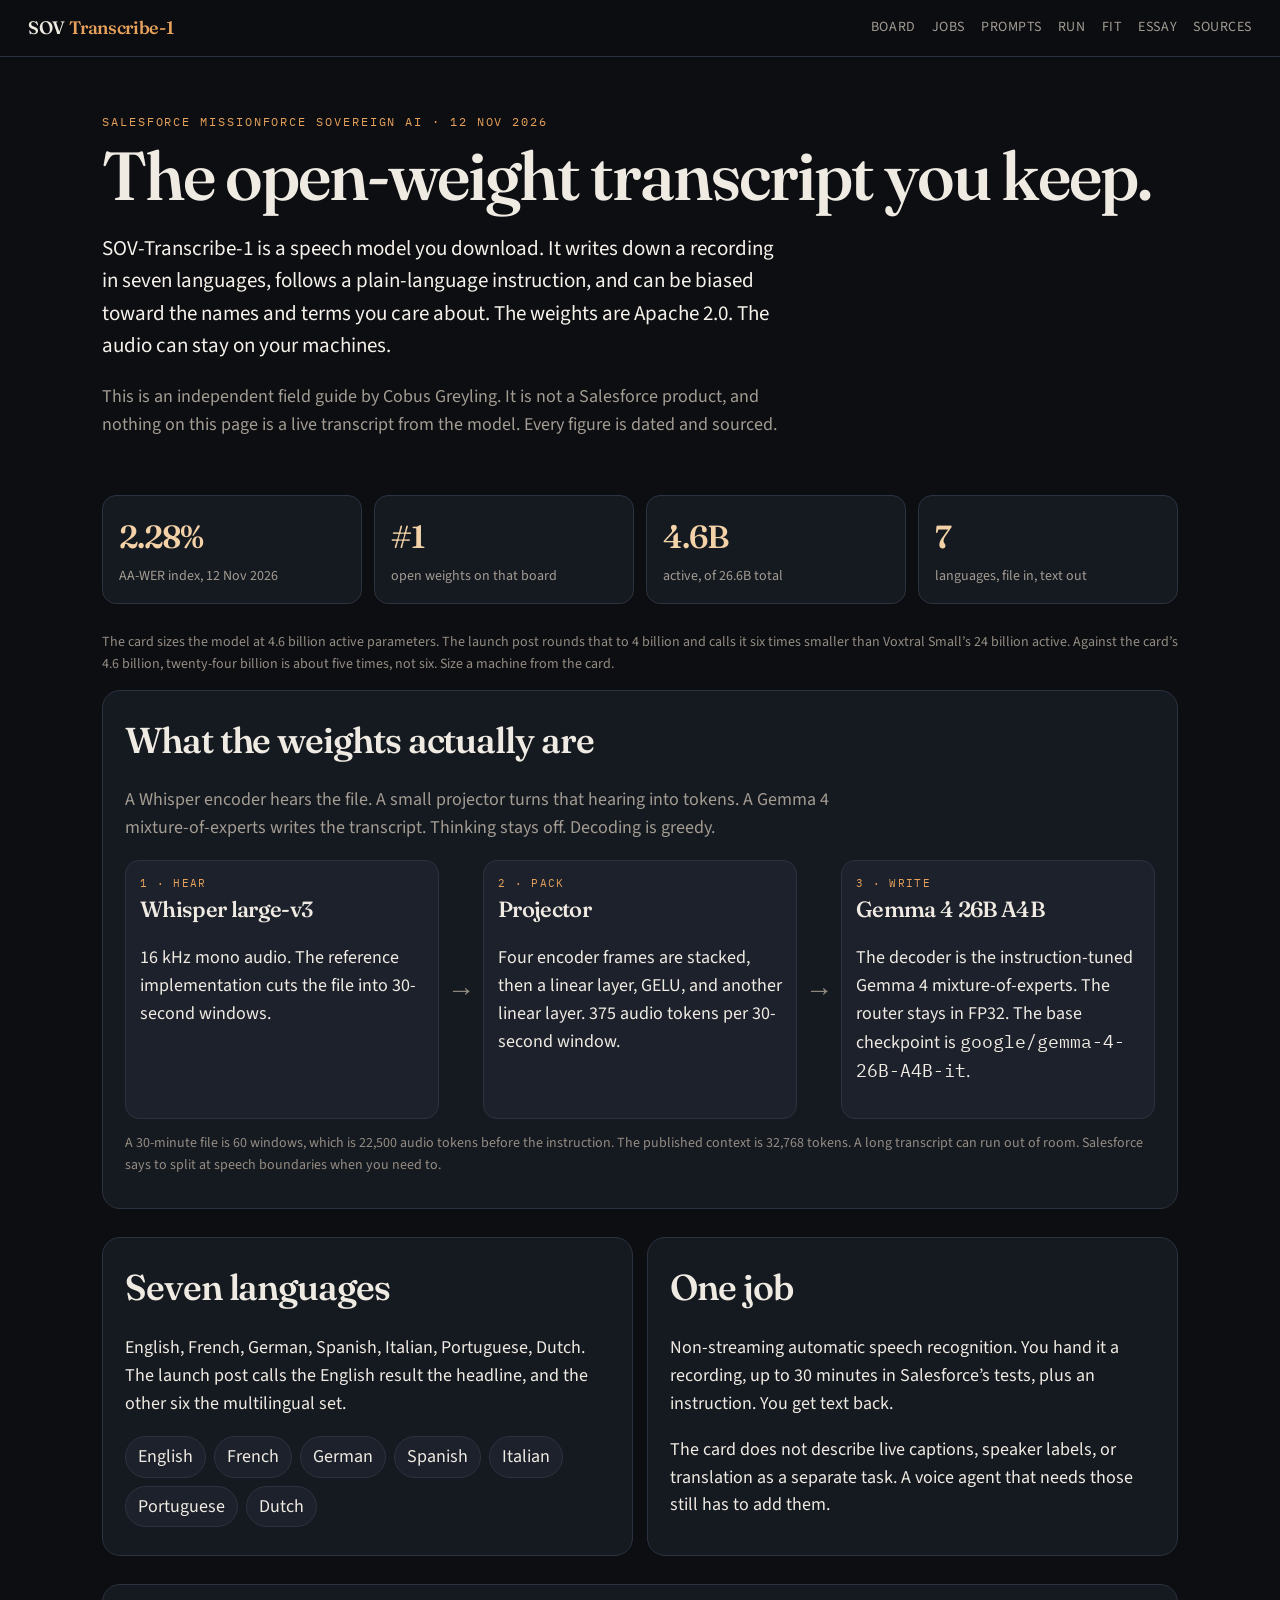
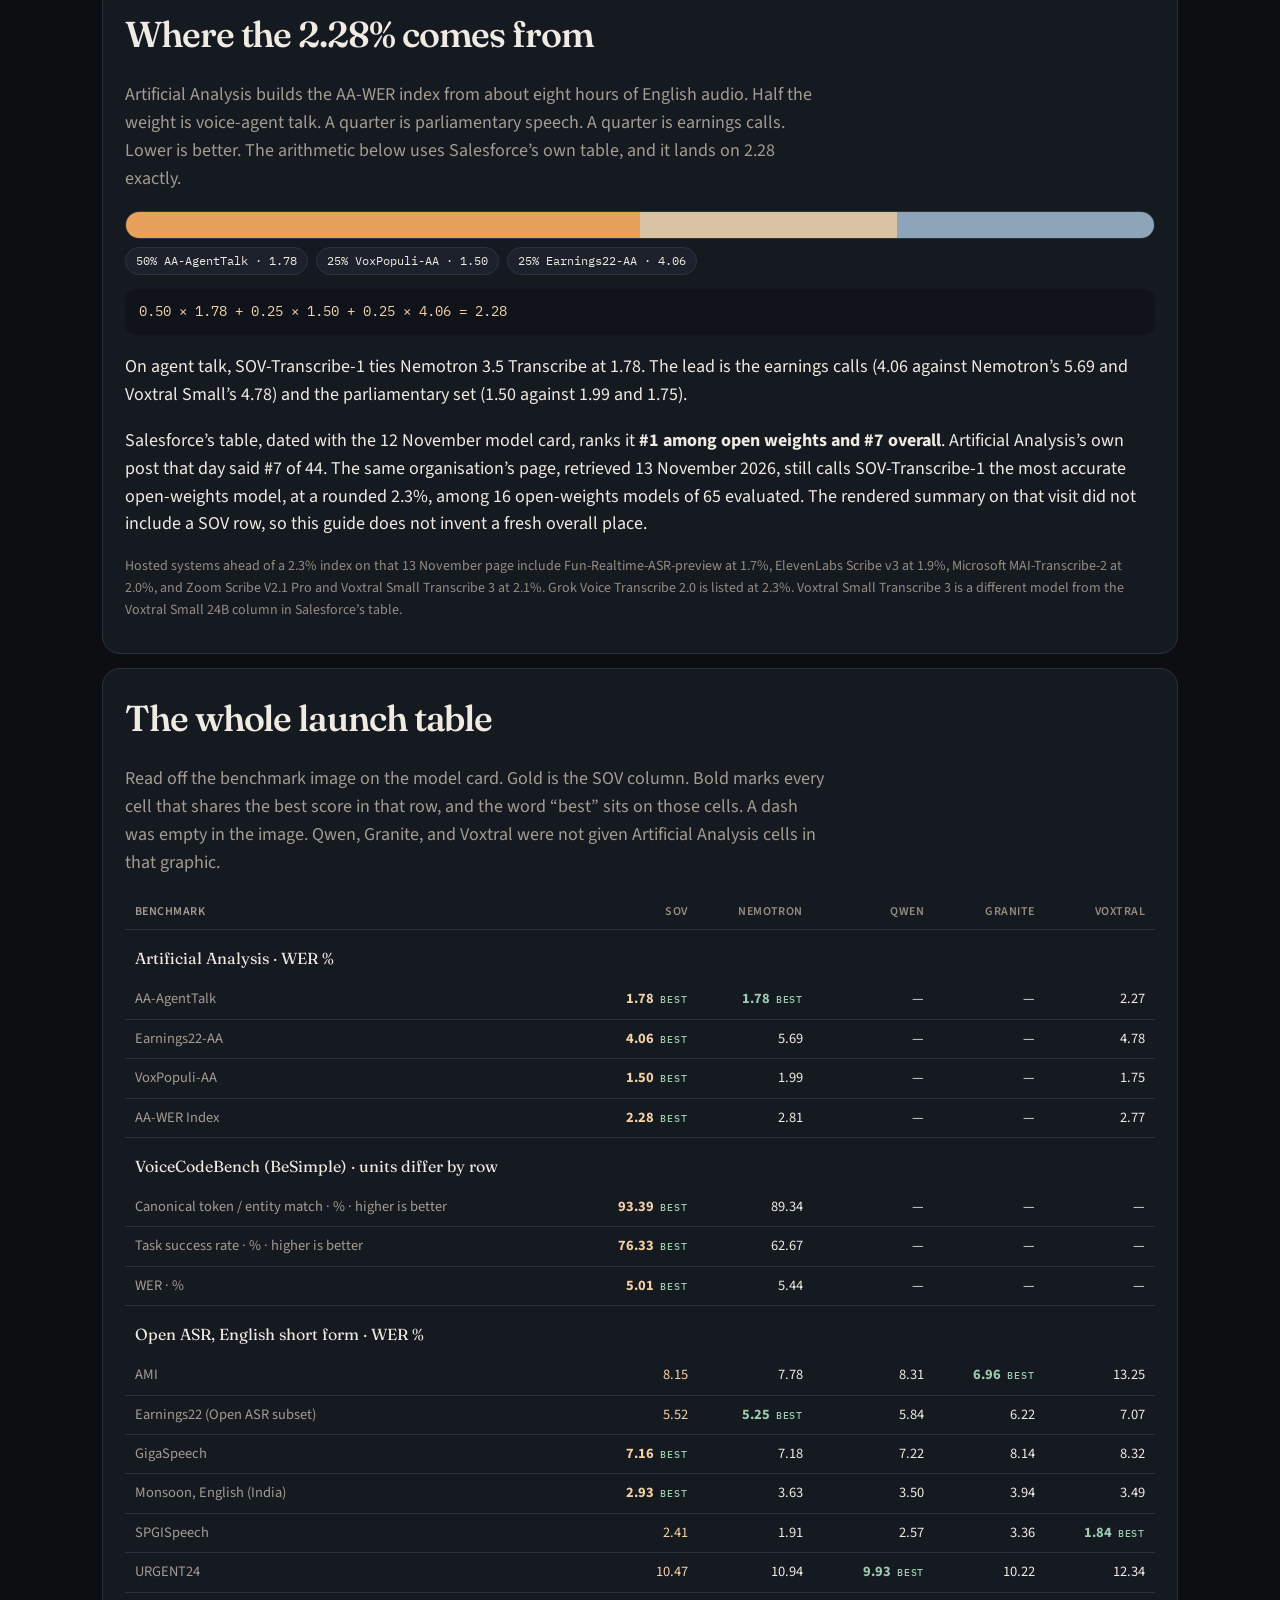
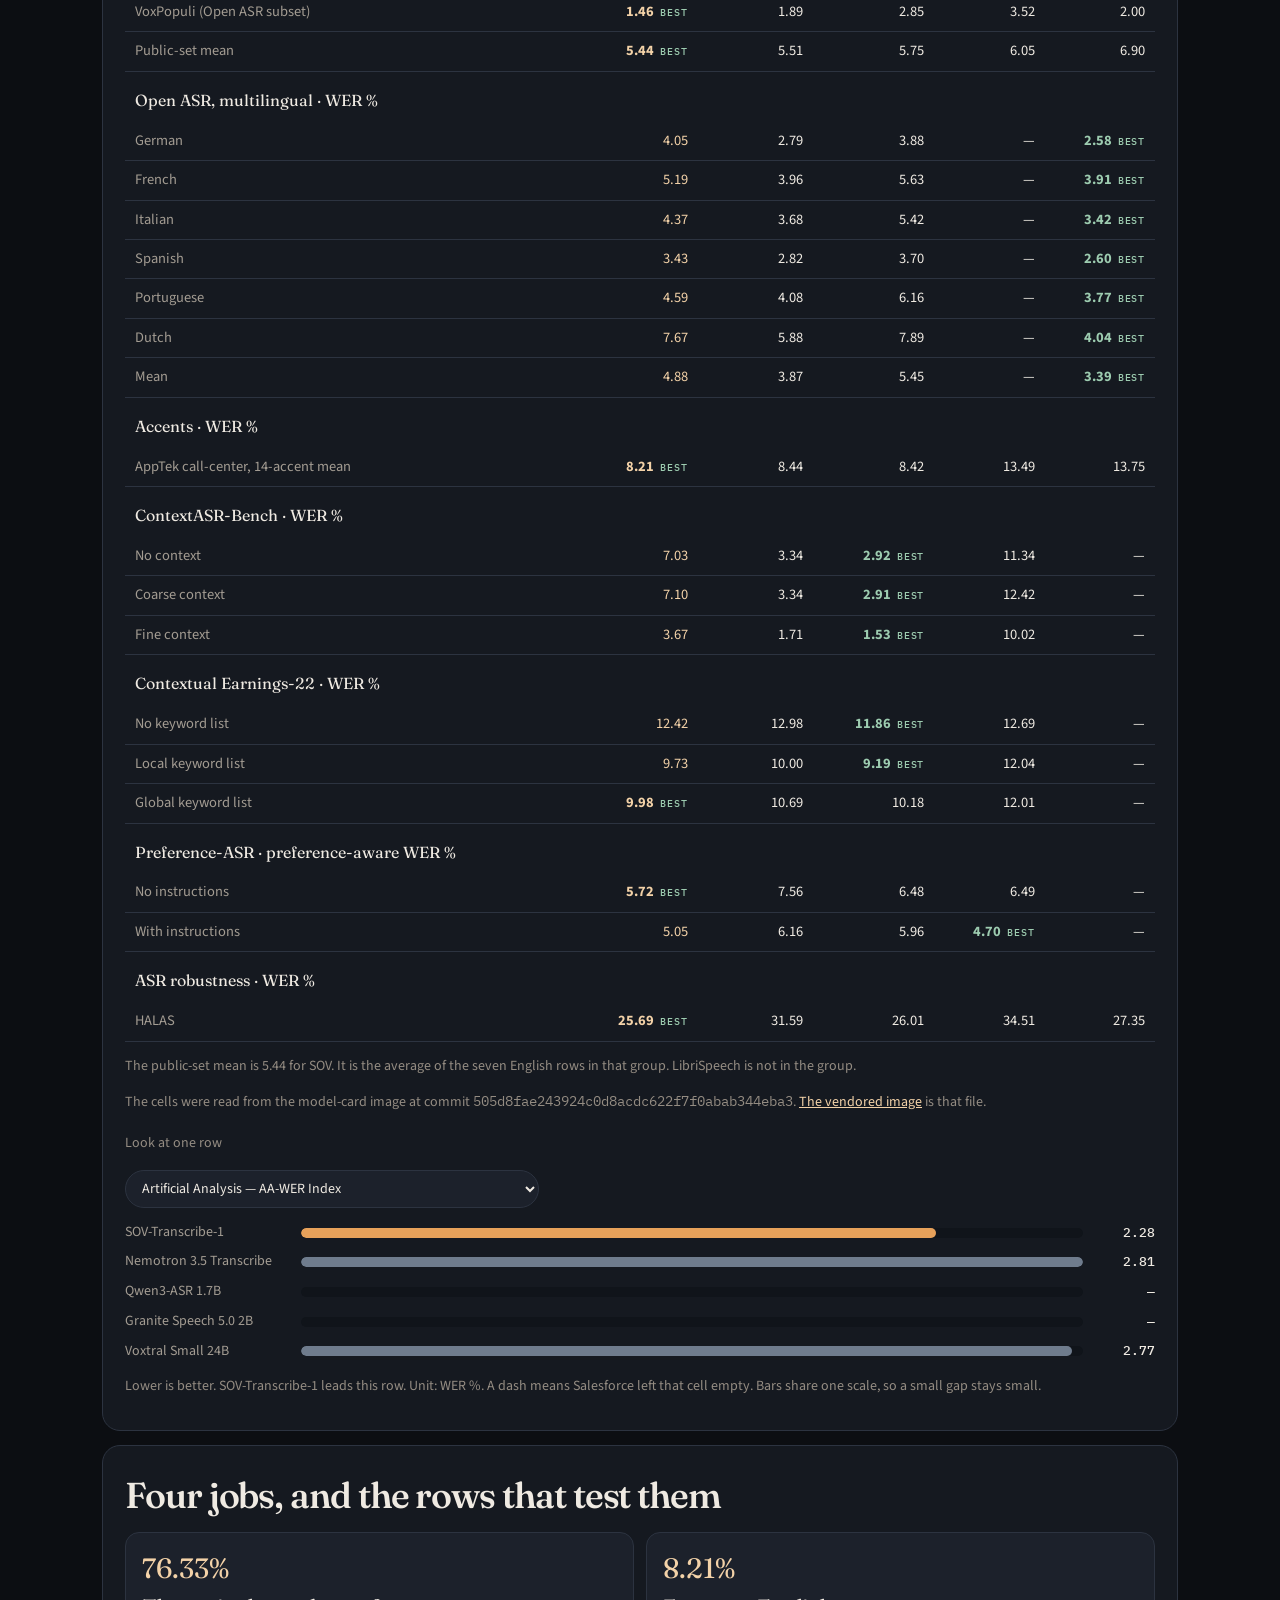
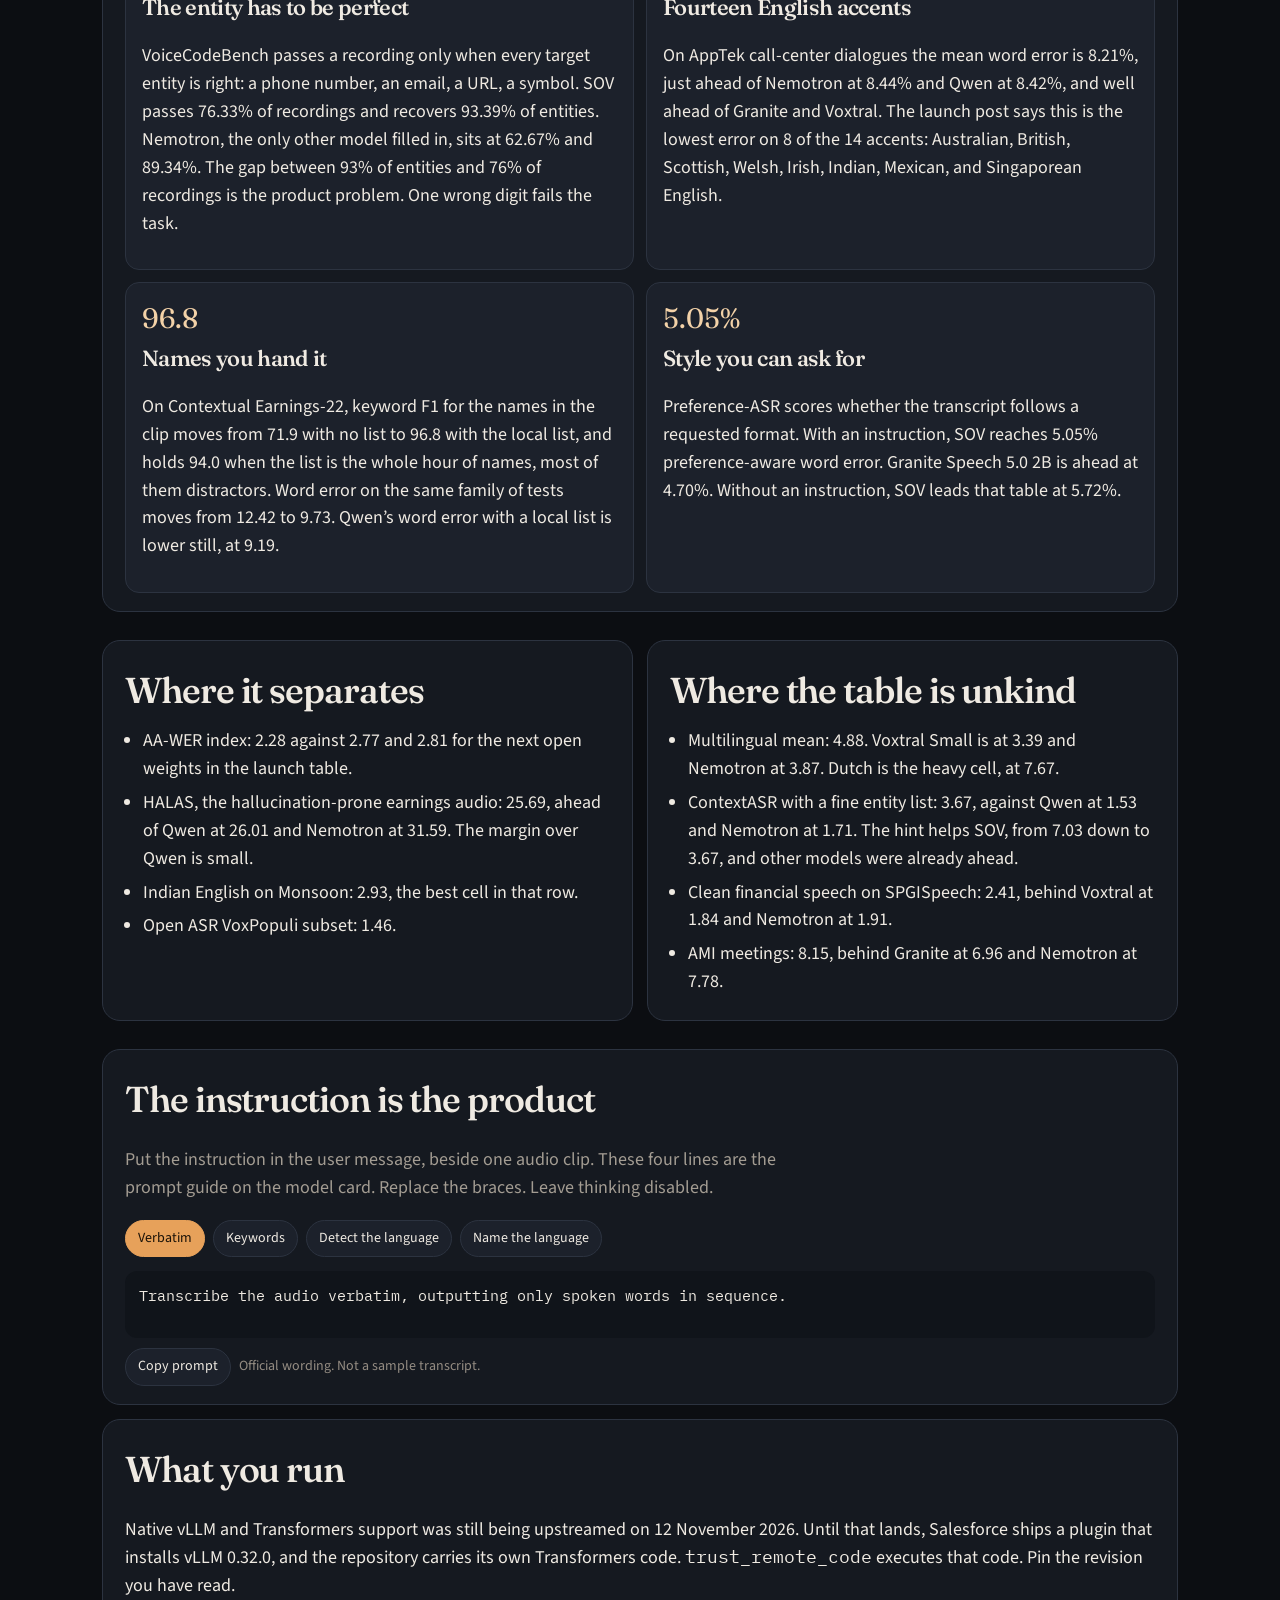
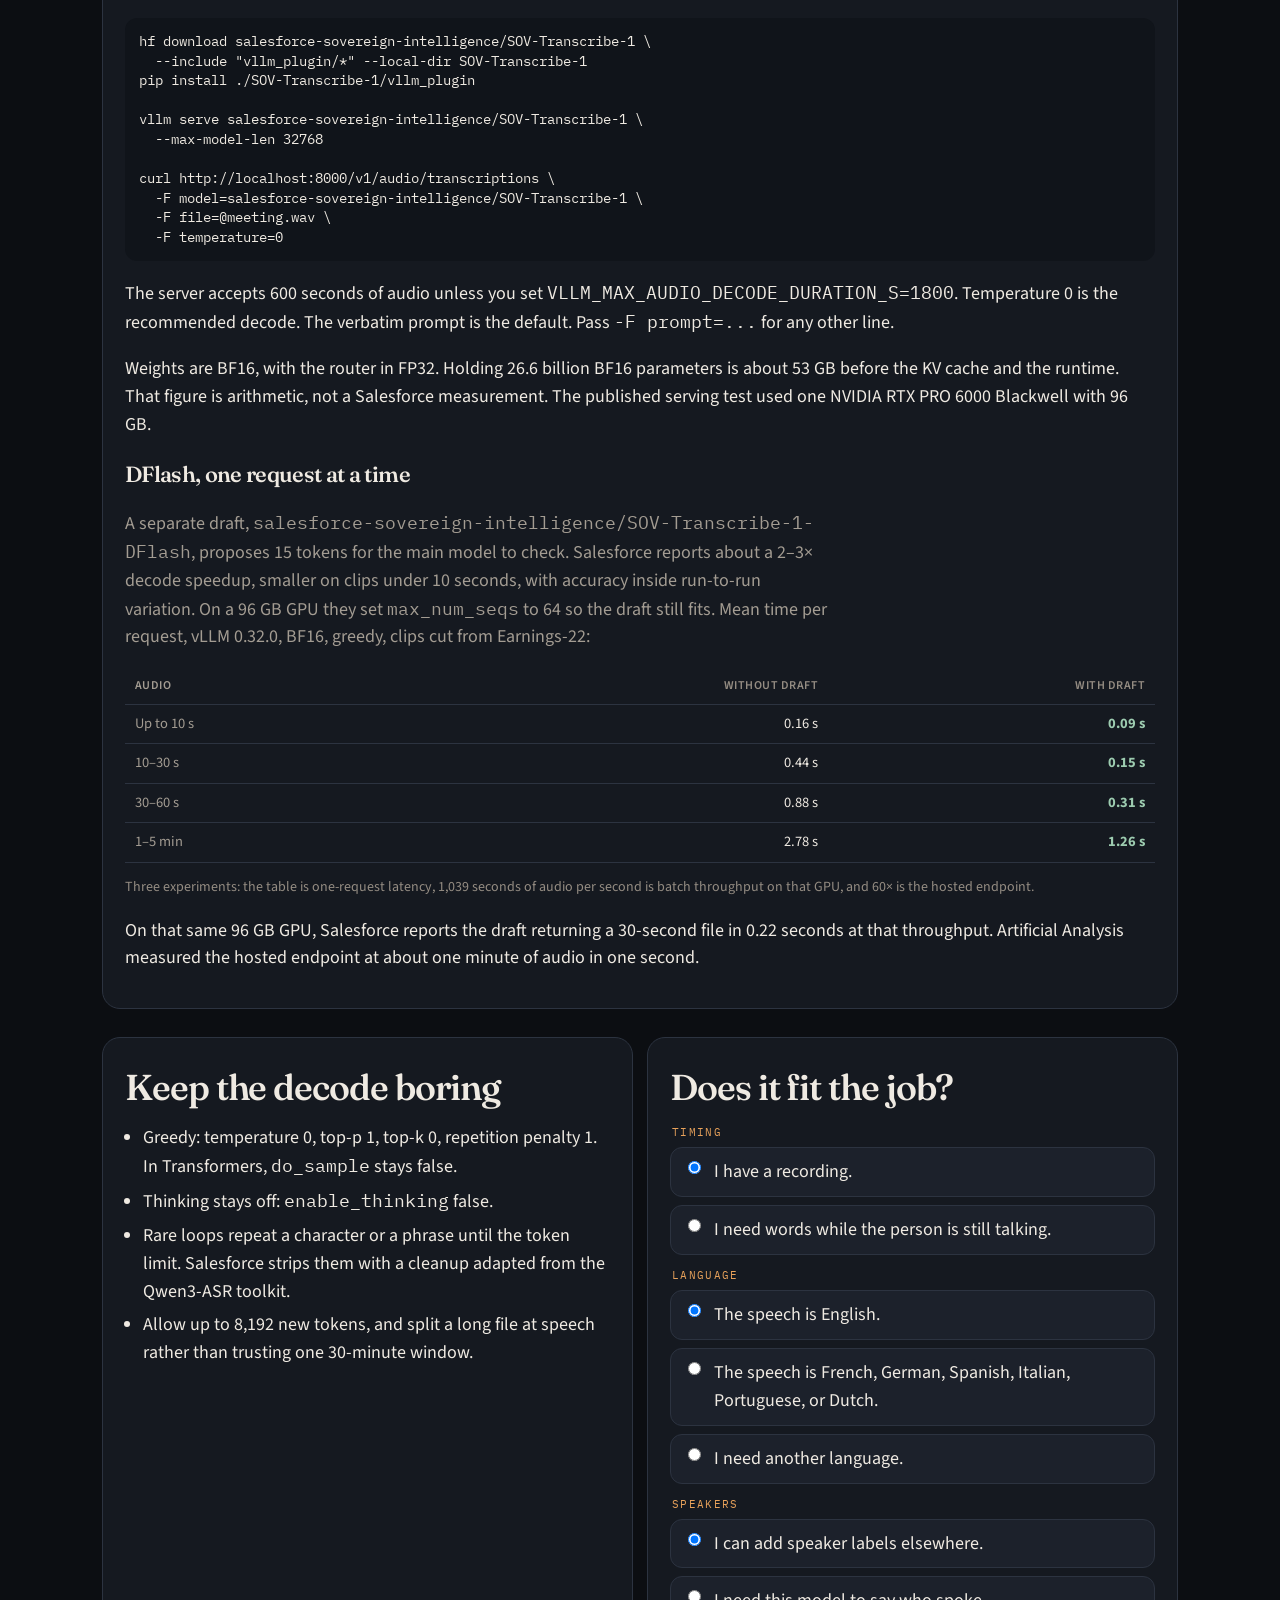
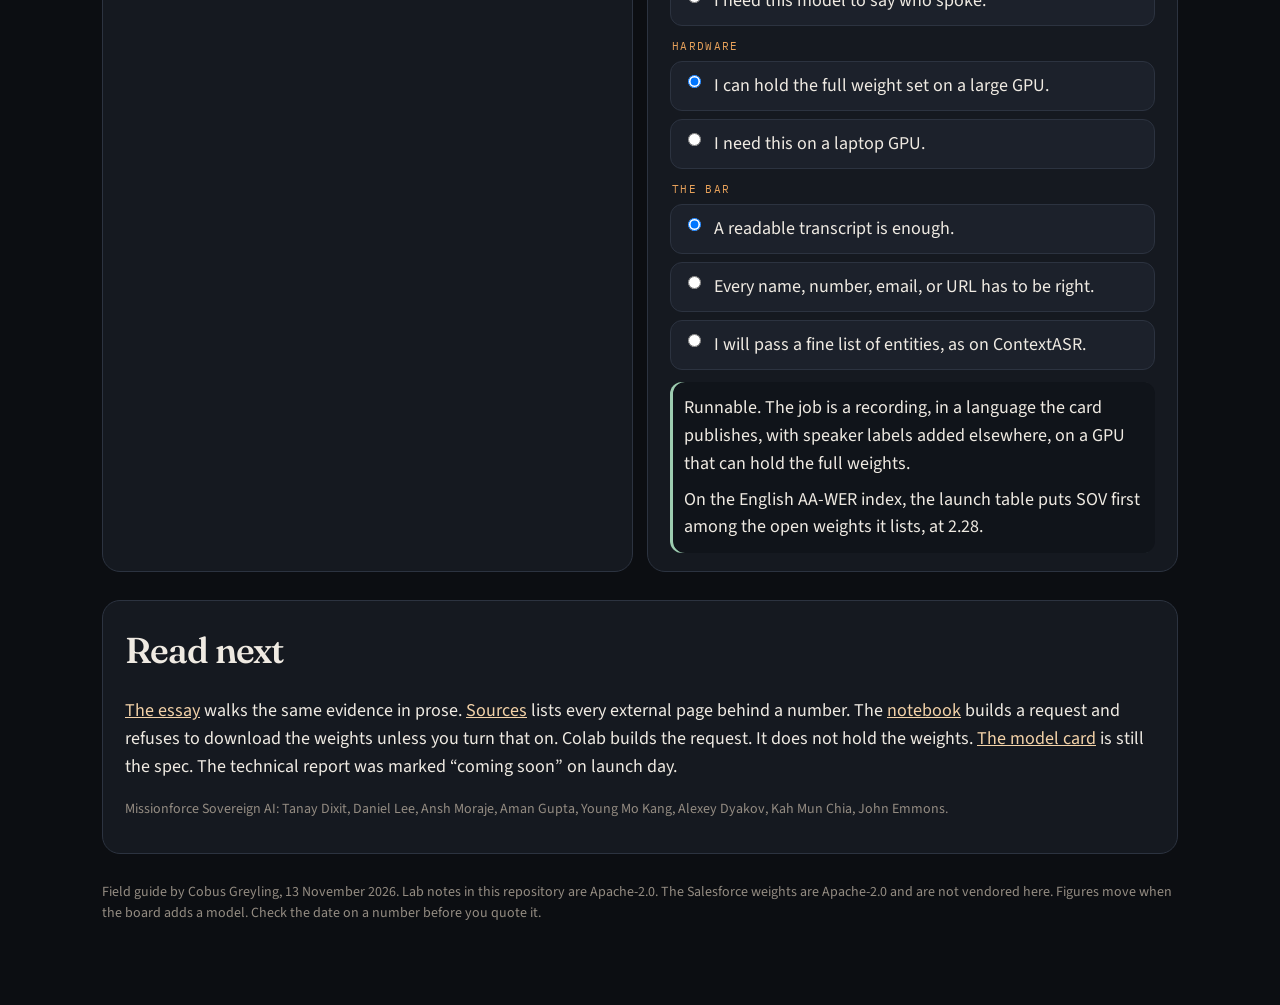
<file: index.html>
<!DOCTYPE html>
<html lang="en">
<head>
  <meta charset="utf-8" />
  <meta name="viewport" content="width=device-width, initial-scale=1" />
  <title>SOV-Transcribe-1 — a field guide</title>
  <meta name="description" content="Independent field guide to Salesforce SOV-Transcribe-1. Architecture, the 12 November 2026 benchmark table, prompts, and what it takes to run the weights." />
  <meta property="og:title" content="SOV-Transcribe-1 — a field guide" />
  <meta property="og:description" content="The open-weight transcript you keep. 2.28% AA-WER, where that lead comes from, and where the table is unkind." />
  <meta property="og:type" content="website" />
  <meta property="og:url" content="https://cobusgreyling.github.io/sov-transcribe-1/" />
  <meta property="og:image" content="https://cobusgreyling.github.io/sov-transcribe-1/assets/og.png" />
  <meta property="og:image:width" content="1200" />
  <meta property="og:image:height" content="630" />
  <meta name="twitter:card" content="summary_large_image" />
  <meta name="twitter:image" content="https://cobusgreyling.github.io/sov-transcribe-1/assets/og.png" />
  <link rel="icon" href="assets/favicon.svg" type="image/svg+xml" />
  <link rel="preconnect" href="https://fonts.googleapis.com" />
  <link rel="preconnect" href="https://fonts.gstatic.com" crossorigin />
  <link href="https://fonts.googleapis.com/css2?family=Fraunces:opsz,wght@9..144,500;9..144,560&family=IBM+Plex+Mono:wght@400;500&family=Source+Sans+3:wght@400;600&display=swap" rel="stylesheet" />
  <link rel="stylesheet" href="styles.css" />
</head>
<body>
  <nav class="nav">
    <a class="brand" href="#top">SOV <span>Transcribe-1</span></a>
    <div class="nav-links">
      <a href="#board">Board</a>
      <a href="#jobs">Jobs</a>
      <a href="#prompts">Prompts</a>
      <a href="#run">Run</a>
      <a href="#fit">Fit</a>
      <a href="essay.html">Essay</a>
      <a href="sources.html">Sources</a>
    </div>
  </nav>

  <main class="wrap" id="top">
    <header class="hero">
      <p class="eyebrow">Salesforce Missionforce Sovereign AI · 12 Nov 2026</p>
      <h1>The open-weight transcript you keep.</h1>
      <p class="lede">SOV-Transcribe-1 is a speech model you download. It writes down a recording in seven languages, follows a plain-language instruction, and can be biased toward the names and terms you care about. The weights are Apache 2.0. The audio can stay on your machines.</p>
      <p class="sub">This is an independent field guide by Cobus Greyling. It is not a Salesforce product, and nothing on this page is a live transcript from the model. Every figure is dated and sourced.</p>
    </header>

    <section class="stats" aria-label="Snapshot">
      <div class="stat"><b>2.28%</b><span>AA-WER index, 12 Nov 2026</span></div>
      <div class="stat"><b>#1</b><span>open weights on that board</span></div>
      <div class="stat"><b>4.6B</b><span>active, of 26.6B total</span></div>
      <div class="stat"><b>7</b><span>languages, file in, text out</span></div>
    </section>
    <p class="note">The card sizes the model at 4.6 billion active parameters. The launch post rounds that to 4 billion and calls it six times smaller than Voxtral Small’s 24 billion active. Against the card’s 4.6 billion, twenty-four billion is about five times, not six. Size a machine from the card.</p>

    <section class="panel" id="model">
      <h2>What the weights actually are</h2>
      <p class="sub">A Whisper encoder hears the file. A small projector turns that hearing into tokens. A Gemma 4 mixture-of-experts writes the transcript. Thinking stays off. Decoding is greedy.</p>
      <div class="arch">
        <article class="stage">
          <div class="k">1 · Hear</div>
          <h3>Whisper large-v3</h3>
          <p>16 kHz mono audio. The reference implementation cuts the file into 30-second windows.</p>
        </article>
        <div class="arrow" aria-hidden="true">→</div>
        <article class="stage">
          <div class="k">2 · Pack</div>
          <h3>Projector</h3>
          <p>Four encoder frames are stacked, then a linear layer, GELU, and another linear layer. 375 audio tokens per 30-second window.</p>
        </article>
        <div class="arrow" aria-hidden="true">→</div>
        <article class="stage">
          <div class="k">3 · Write</div>
          <h3>Gemma 4 26B A4B</h3>
          <p>The decoder is the instruction-tuned Gemma 4 mixture-of-experts. The router stays in FP32. The base checkpoint is <code>google/gemma-4-26B-A4B-it</code>.</p>
        </article>
      </div>
      <p class="note">A 30-minute file is 60 windows, which is 22,500 audio tokens before the instruction. The published context is 32,768 tokens. A long transcript can run out of room. Salesforce says to split at speech boundaries when you need to.</p>
    </section>

    <section class="grid-2">
      <article class="panel">
        <h2>Seven languages</h2>
        <p>English, French, German, Spanish, Italian, Portuguese, Dutch. The launch post calls the English result the headline, and the other six the multilingual set.</p>
        <div class="langs">
          <span>English</span><span>French</span><span>German</span><span>Spanish</span><span>Italian</span><span>Portuguese</span><span>Dutch</span>
        </div>
      </article>
      <article class="panel">
        <h2>One job</h2>
        <p>Non-streaming automatic speech recognition. You hand it a recording, up to 30 minutes in Salesforce’s tests, plus an instruction. You get text back.</p>
        <p>The card does not describe live captions, speaker labels, or translation as a separate task. A voice agent that needs those still has to add them.</p>
      </article>
    </section>

    <section class="panel" id="board">
      <h2>Where the 2.28% comes from</h2>
      <p class="sub">Artificial Analysis builds the AA-WER index from about eight hours of English audio. Half the weight is voice-agent talk. A quarter is parliamentary speech. A quarter is earnings calls. Lower is better. The arithmetic below uses Salesforce’s own table, and it lands on 2.28 exactly.</p>
      <div class="weight" aria-hidden="true"><i></i><i></i><i></i></div>
      <div class="chips">
        <span class="chip">50% AA-AgentTalk · 1.78</span>
        <span class="chip">25% VoxPopuli-AA · 1.50</span>
        <span class="chip">25% Earnings22-AA · 4.06</span>
      </div>
      <p class="math">0.50 × 1.78 + 0.25 × 1.50 + 0.25 × 4.06 = 2.28</p>
      <p>On agent talk, SOV-Transcribe-1 ties Nemotron 3.5 Transcribe at 1.78. The lead is the earnings calls (4.06 against Nemotron’s 5.69 and Voxtral Small’s 4.78) and the parliamentary set (1.50 against 1.99 and 1.75).</p>
      <p>Salesforce’s table, dated with the 12 November model card, ranks it <strong>#1 among open weights and #7 overall</strong>. Artificial Analysis’s own post that day said #7 of 44. The same organisation’s page, retrieved 13 November 2026, still calls SOV-Transcribe-1 the most accurate open-weights model, at a rounded 2.3%, among 16 open-weights models of 65 evaluated. The rendered summary on that visit did not include a SOV row, so this guide does not invent a fresh overall place.</p>
      <p class="note">Hosted systems ahead of a 2.3% index on that 13 November page include Fun-Realtime-ASR-preview at 1.7%, ElevenLabs Scribe v3 at 1.9%, Microsoft MAI-Transcribe-2 at 2.0%, and Zoom Scribe V2.1 Pro and Voxtral Small Transcribe 3 at 2.1%. Grok Voice Transcribe 2.0 is listed at 2.3%. Voxtral Small Transcribe 3 is a different model from the Voxtral Small 24B column in Salesforce’s table.</p>
    </section>

    <section class="panel">
      <h2>The whole launch table</h2>
      <p class="sub">Read off the benchmark image on the model card. Gold is the SOV column. Bold marks every cell that shares the best score in that row, and the word “best” sits on those cells. A dash was empty in the image. Qwen, Granite, and Voxtral were not given Artificial Analysis cells in that graphic.</p>
      <div class="table-wrap">
        <table id="table"></table>
      </div>
      <p class="note">The public-set mean is 5.44 for SOV. It is the average of the seven English rows in that group. LibriSpeech is not in the group.</p>
      <p class="note">The cells were read from the model-card image at commit <code>505d8fae243924c0d8acdc622f7f0abab344eba3</code>. <a href="assets/benchmark-table.png">The vendored image</a> is that file.</p>
      <label class="note" for="row-select">Look at one row</label>
      <div class="toolbar">
        <select id="row-select" aria-label="Benchmark row"></select>
      </div>
      <div class="bars" id="chart"></div>
      <p class="note" id="chart-note"></p>
    </section>

    <section class="panel" id="jobs">
      <h2>Four jobs, and the rows that test them</h2>
      <div class="jobs">
        <article class="job">
          <div class="num">76.33%</div>
          <h3>The entity has to be perfect</h3>
          <p>VoiceCodeBench passes a recording only when every target entity is right: a phone number, an email, a URL, a symbol. SOV passes 76.33% of recordings and recovers 93.39% of entities. Nemotron, the only other model filled in, sits at 62.67% and 89.34%. The gap between 93% of entities and 76% of recordings is the product problem. One wrong digit fails the task.</p>
        </article>
        <article class="job">
          <div class="num">8.21%</div>
          <h3>Fourteen English accents</h3>
          <p>On AppTek call-center dialogues the mean word error is 8.21%, just ahead of Nemotron at 8.44% and Qwen at 8.42%, and well ahead of Granite and Voxtral. The launch post says this is the lowest error on 8 of the 14 accents: Australian, British, Scottish, Welsh, Irish, Indian, Mexican, and Singaporean English.</p>
        </article>
        <article class="job">
          <div class="num">96.8</div>
          <h3>Names you hand it</h3>
          <p>On Contextual Earnings-22, keyword F1 for the names in the clip moves from 71.9 with no list to 96.8 with the local list, and holds 94.0 when the list is the whole hour of names, most of them distractors. Word error on the same family of tests moves from 12.42 to 9.73. Qwen’s word error with a local list is lower still, at 9.19.</p>
        </article>
        <article class="job">
          <div class="num">5.05%</div>
          <h3>Style you can ask for</h3>
          <p>Preference-ASR scores whether the transcript follows a requested format. With an instruction, SOV reaches 5.05% preference-aware word error. Granite Speech 5.0 2B is ahead at 4.70%. Without an instruction, SOV leads that table at 5.72%.</p>
        </article>
      </div>
    </section>

    <section class="grid-2">
      <article class="panel">
        <h2>Where it separates</h2>
        <ul>
          <li>AA-WER index: 2.28 against 2.77 and 2.81 for the next open weights in the launch table.</li>
          <li>HALAS, the hallucination-prone earnings audio: 25.69, ahead of Qwen at 26.01 and Nemotron at 31.59. The margin over Qwen is small.</li>
          <li>Indian English on Monsoon: 2.93, the best cell in that row.</li>
          <li>Open ASR VoxPopuli subset: 1.46.</li>
        </ul>
      </article>
      <article class="panel">
        <h2>Where the table is unkind</h2>
        <ul>
          <li>Multilingual mean: 4.88. Voxtral Small is at 3.39 and Nemotron at 3.87. Dutch is the heavy cell, at 7.67.</li>
          <li>ContextASR with a fine entity list: 3.67, against Qwen at 1.53 and Nemotron at 1.71. The hint helps SOV, from 7.03 down to 3.67, and other models were already ahead.</li>
          <li>Clean financial speech on SPGISpeech: 2.41, behind Voxtral at 1.84 and Nemotron at 1.91.</li>
          <li>AMI meetings: 8.15, behind Granite at 6.96 and Nemotron at 7.78.</li>
        </ul>
      </article>
    </section>

    <section class="panel" id="prompts">
      <h2>The instruction is the product</h2>
      <p class="sub">Put the instruction in the user message, beside one audio clip. These four lines are the prompt guide on the model card. Replace the braces. Leave thinking disabled.</p>
      <div class="toolbar" id="prompt-tabs"></div>
      <div class="prompt-box" id="prompt-box"></div>
      <div class="row-actions">
        <button class="copy" id="copy" type="button">Copy prompt</button>
        <span class="note">Official wording. Not a sample transcript.</span>
      </div>
    </section>

    <section class="panel" id="run">
      <h2>What you run</h2>
      <p>Native vLLM and Transformers support was still being upstreamed on 12 November 2026. Until that lands, Salesforce ships a plugin that installs vLLM 0.32.0, and the repository carries its own Transformers code. <code>trust_remote_code</code> executes that code. Pin the revision you have read.</p>
      <pre>hf download salesforce-sovereign-intelligence/SOV-Transcribe-1 \
  --include "vllm_plugin/*" --local-dir SOV-Transcribe-1
pip install ./SOV-Transcribe-1/vllm_plugin

vllm serve salesforce-sovereign-intelligence/SOV-Transcribe-1 \
  --max-model-len 32768

curl http://localhost:8000/v1/audio/transcriptions \
  -F model=salesforce-sovereign-intelligence/SOV-Transcribe-1 \
  -F file=@meeting.wav \
  -F temperature=0</pre>
      <p>The server accepts 600 seconds of audio unless you set <code>VLLM_MAX_AUDIO_DECODE_DURATION_S=1800</code>. Temperature 0 is the recommended decode. The verbatim prompt is the default. Pass <code>-F prompt=...</code> for any other line.</p>
      <p>Weights are BF16, with the router in FP32. Holding 26.6 billion BF16 parameters is about 53 GB before the KV cache and the runtime. That figure is arithmetic, not a Salesforce measurement. The published serving test used one NVIDIA RTX PRO 6000 Blackwell with 96 GB.</p>
      <h3>DFlash, one request at a time</h3>
      <p class="sub">A separate draft, <code>salesforce-sovereign-intelligence/SOV-Transcribe-1-DFlash</code>, proposes 15 tokens for the main model to check. Salesforce reports about a 2–3× decode speedup, smaller on clips under 10 seconds, with accuracy inside run-to-run variation. On a 96 GB GPU they set <code>max_num_seqs</code> to 64 so the draft still fits. Mean time per request, vLLM 0.32.0, BF16, greedy, clips cut from Earnings-22:</p>
      <div class="table-wrap">
        <table>
          <thead>
            <tr><th>Audio</th><th>Without draft</th><th>With draft</th></tr>
          </thead>
          <tbody id="latency"></tbody>
        </table>
      </div>
      <p class="note">Three experiments: the table is one-request latency, 1,039 seconds of audio per second is batch throughput on that GPU, and 60× is the hosted endpoint.</p>
      <p>On that same 96 GB GPU, Salesforce reports the draft returning a 30-second file in 0.22 seconds at that throughput. Artificial Analysis measured the hosted endpoint at about one minute of audio in one second.</p>
    </section>

    <section class="grid-2">
      <article class="panel">
        <h2>Keep the decode boring</h2>
        <ul>
          <li>Greedy: temperature 0, top-p 1, top-k 0, repetition penalty 1. In Transformers, <code>do_sample</code> stays false.</li>
          <li>Thinking stays off: <code>enable_thinking</code> false.</li>
          <li>Rare loops repeat a character or a phrase until the token limit. Salesforce strips them with a cleanup adapted from the Qwen3-ASR toolkit.</li>
          <li>Allow up to 8,192 new tokens, and split a long file at speech rather than trusting one 30-minute window.</li>
        </ul>
      </article>
      <article class="panel" id="fit">
        <h2>Does it fit the job?</h2>
        <form id="fit-form">
          <fieldset class="fit">
            <legend>Timing</legend>
            <label><input type="radio" name="timing" value="file" checked /> I have a recording.</label>
            <label><input type="radio" name="timing" value="live" /> I need words while the person is still talking.</label>
          </fieldset>
          <fieldset class="fit">
            <legend>Language</legend>
            <label><input type="radio" name="lang" value="en" checked /> The speech is English.</label>
            <label><input type="radio" name="lang" value="six" /> The speech is French, German, Spanish, Italian, Portuguese, or Dutch.</label>
            <label><input type="radio" name="lang" value="other" /> I need another language.</label>
          </fieldset>
          <fieldset class="fit">
            <legend>Speakers</legend>
            <label><input type="radio" name="speakers" value="no" checked /> I can add speaker labels elsewhere.</label>
            <label><input type="radio" name="speakers" value="yes" /> I need this model to say who spoke.</label>
          </fieldset>
          <fieldset class="fit">
            <legend>Hardware</legend>
            <label><input type="radio" name="gpu" value="yes" checked /> I can hold the full weight set on a large GPU.</label>
            <label><input type="radio" name="gpu" value="no" /> I need this on a laptop GPU.</label>
          </fieldset>
          <fieldset class="fit">
            <legend>The bar</legend>
            <label><input type="radio" name="job" value="transcript" checked /> A readable transcript is enough.</label>
            <label><input type="radio" name="job" value="entities" /> Every name, number, email, or URL has to be right.</label>
            <label><input type="radio" name="job" value="context" /> I will pass a fine list of entities, as on ContextASR.</label>
          </fieldset>
        </form>
        <div class="verdict" id="verdict"></div>
      </article>
    </section>

    <section class="panel">
      <h2>Read next</h2>
      <p><a href="essay.html">The essay</a> walks the same evidence in prose. <a href="sources.html">Sources</a> lists every external page behind a number. The <a href="notebooks/sov_transcribe_1.ipynb">notebook</a> builds a request and refuses to download the weights unless you turn that on. Colab builds the request. It does not hold the weights. <a href="https://huggingface.co/salesforce-sovereign-intelligence/SOV-Transcribe-1">The model card</a> is still the spec. The technical report was marked “coming soon” on launch day.</p>
      <p class="note">Missionforce Sovereign AI: Tanay Dixit, Daniel Lee, Ansh Moraje, Aman Gupta, Young Mo Kang, Alexey Dyakov, Kah Mun Chia, John Emmons.</p>
    </section>

    <footer>
      Field guide by Cobus Greyling, 13 November 2026. Lab notes in this repository are Apache-2.0. The Salesforce weights are Apache-2.0 and are not vendored here. Figures move when the board adds a model. Check the date on a number before you quote it.
    </footer>
  </main>
  <script src="benchmarks.js"></script>
  <script src="app.js"></script>
</body>
</html>
</file>
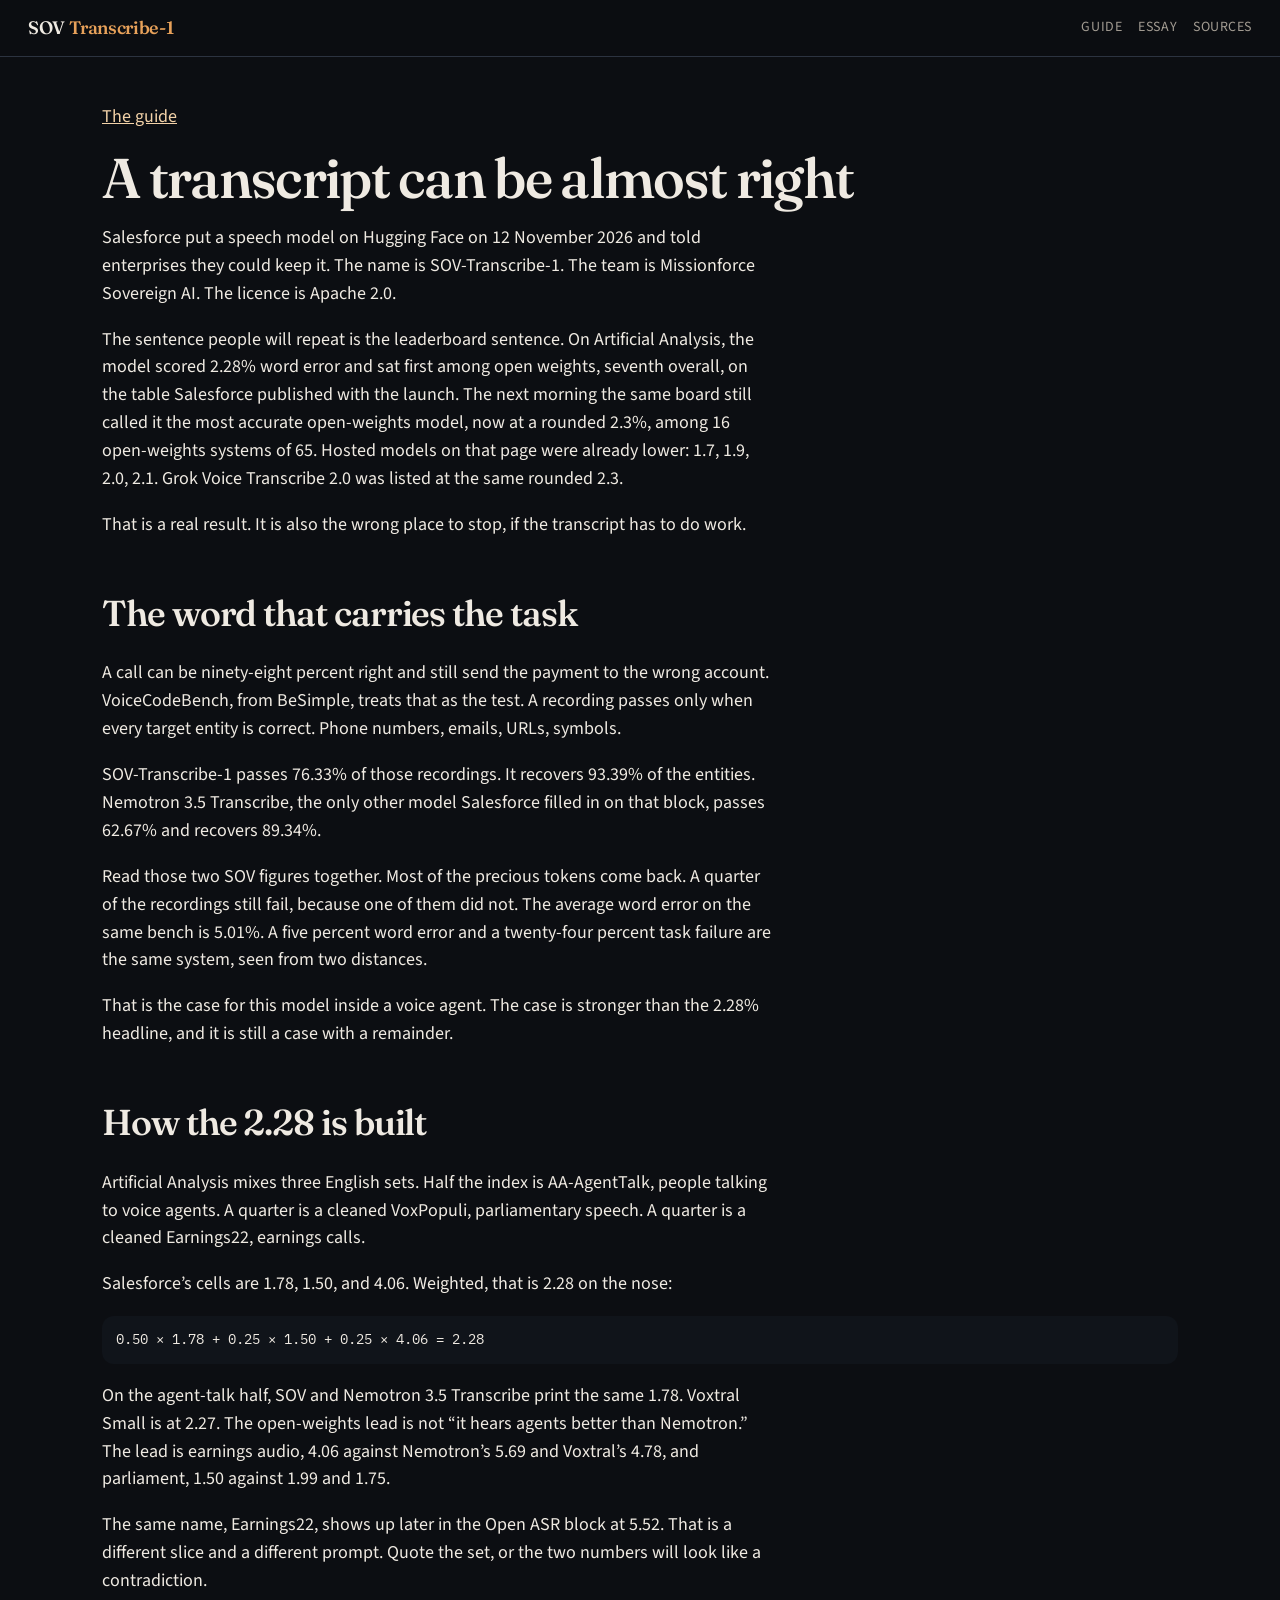
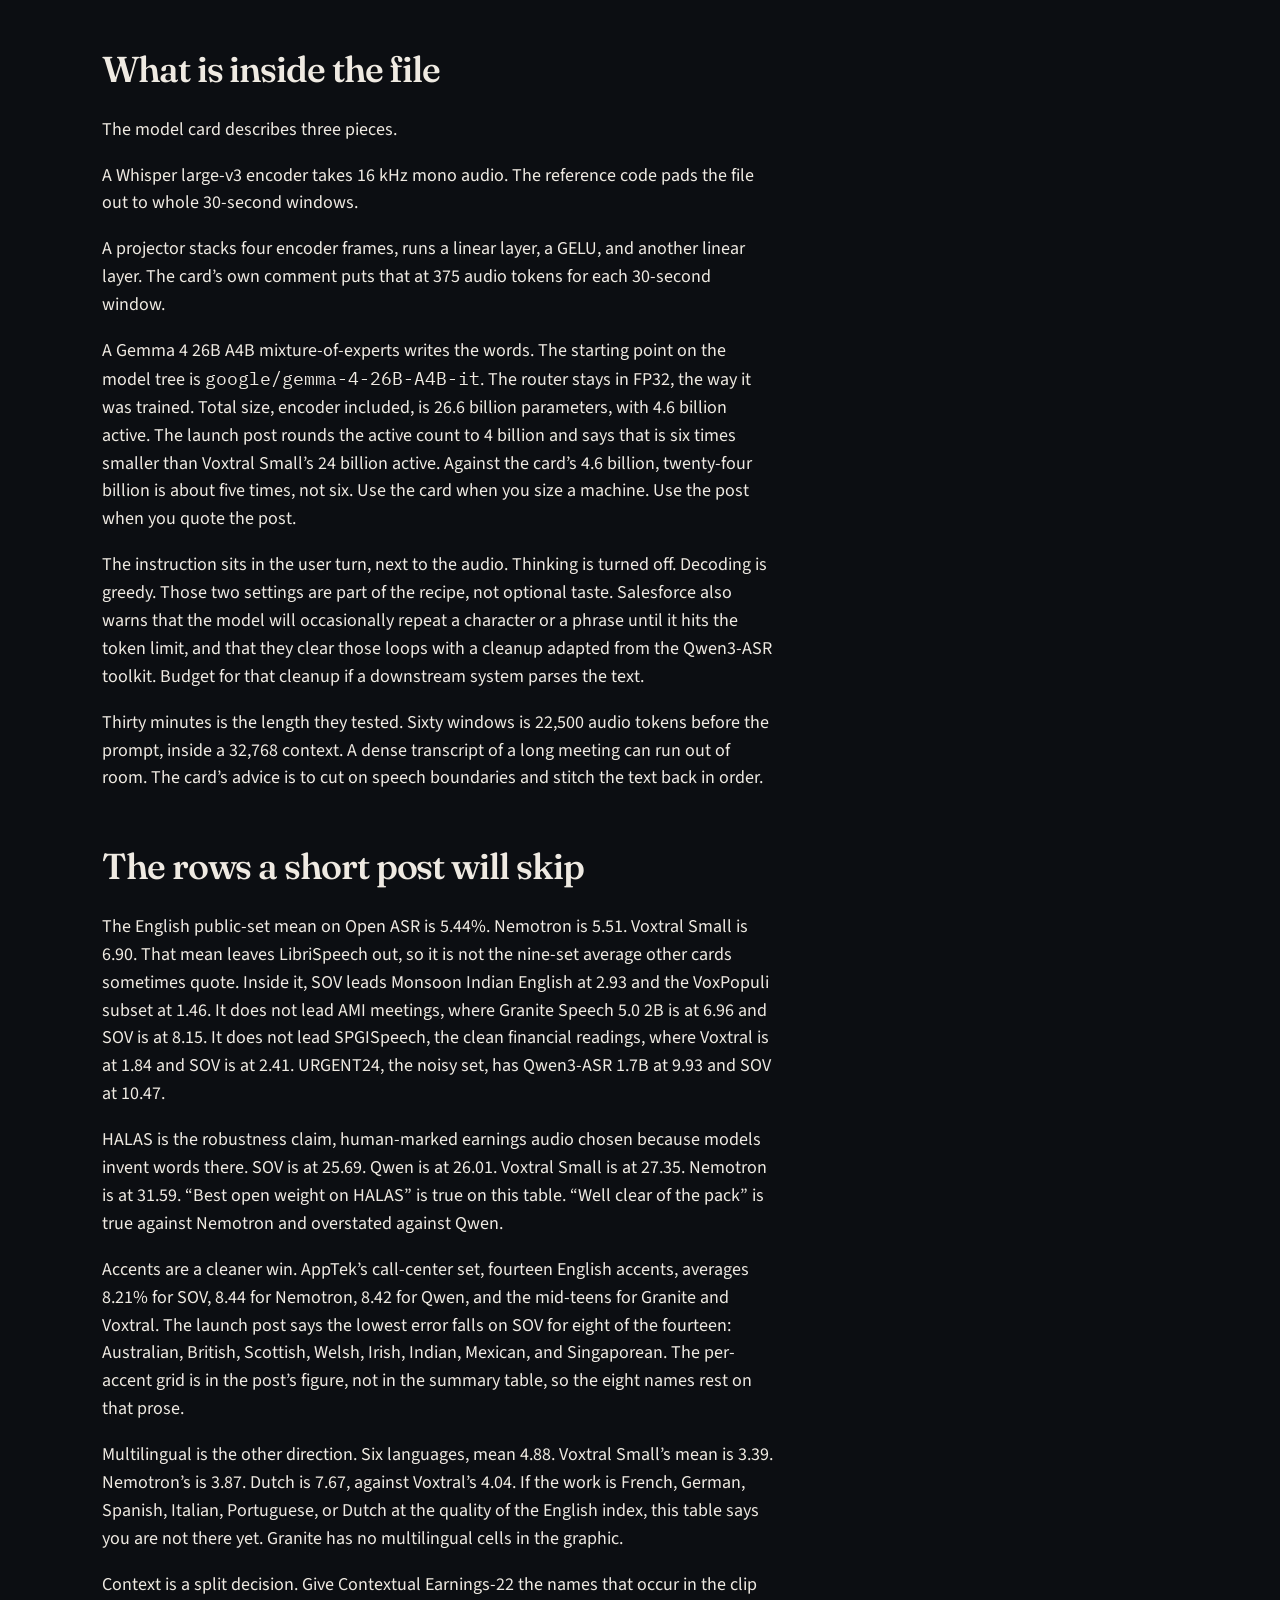
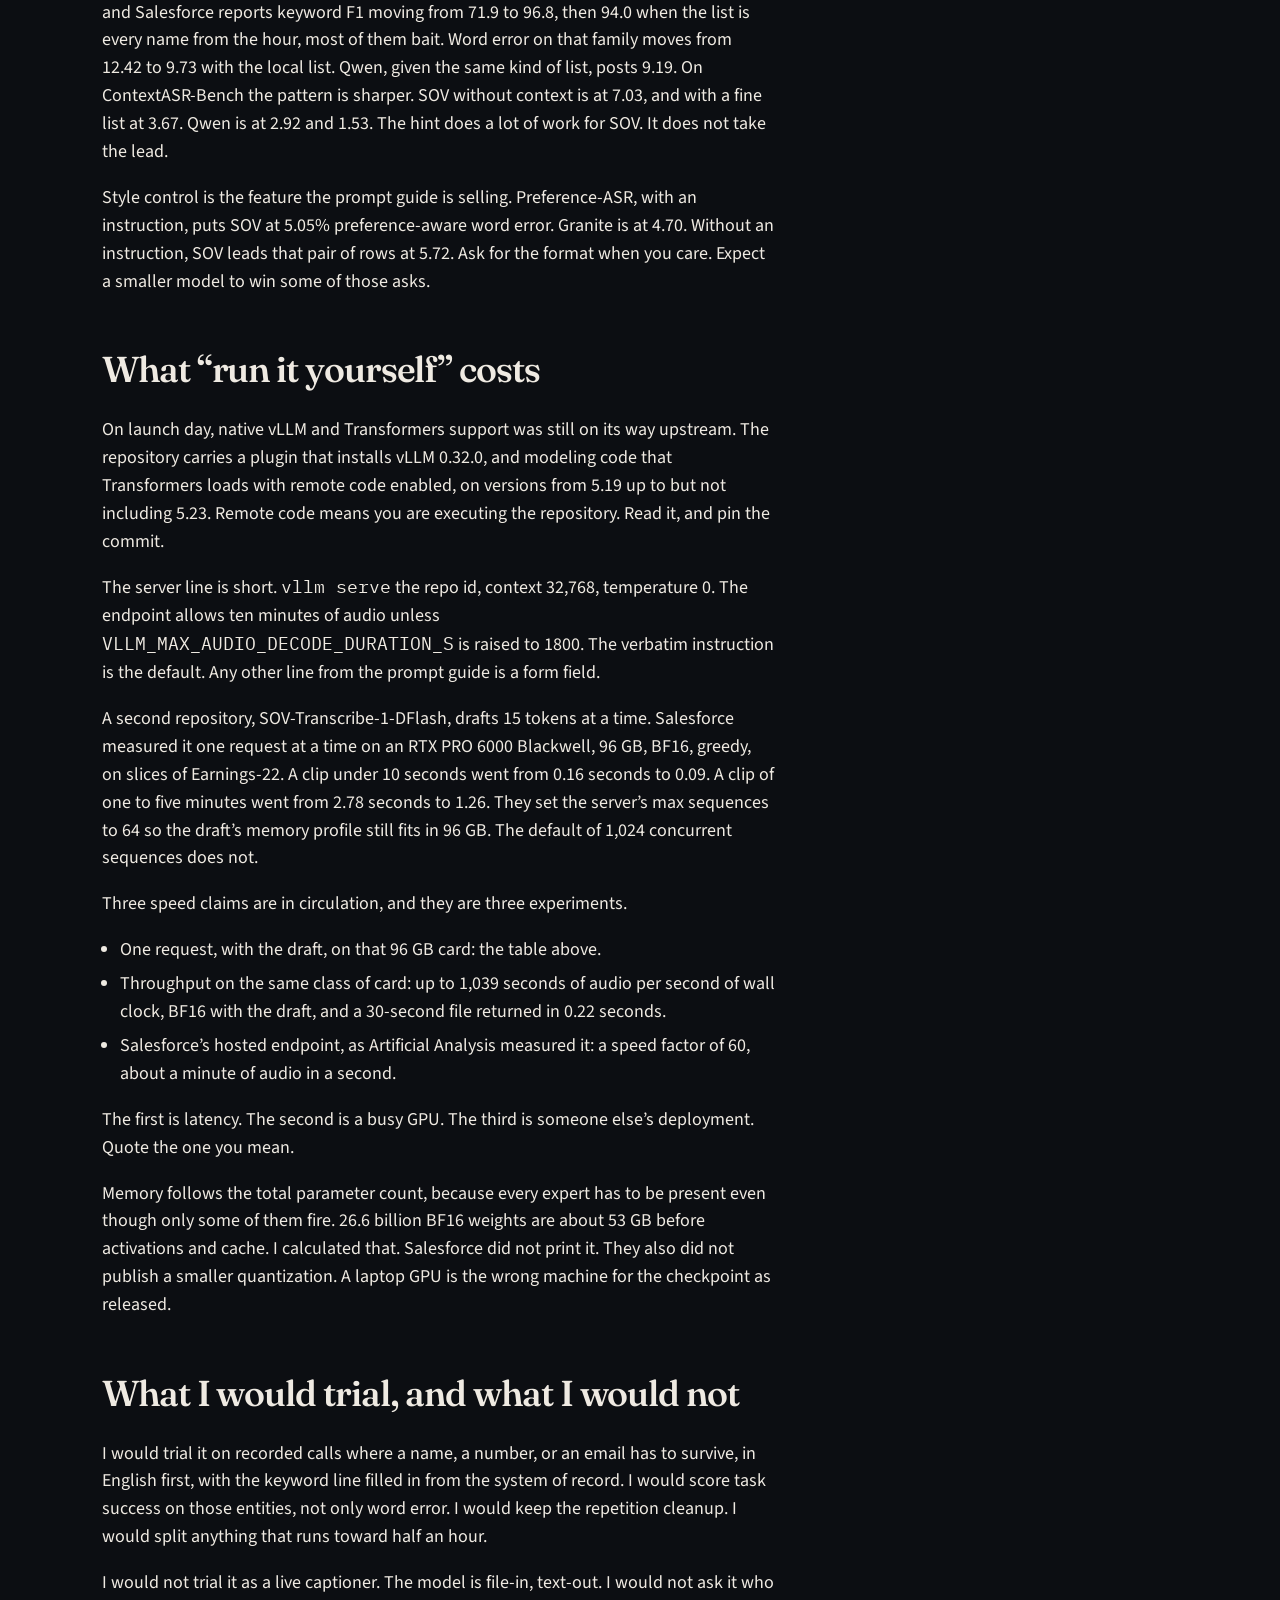
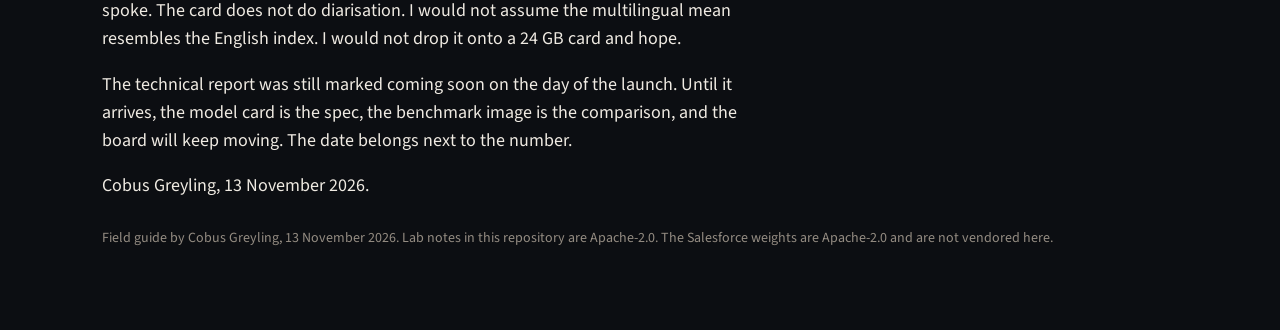
<file: essay.html>
<!DOCTYPE html>
<html lang="en">
<head>
  <meta charset="utf-8" />
  <meta name="viewport" content="width=device-width, initial-scale=1" />
  <title>A transcript can be almost right — SOV-Transcribe-1</title>
  <meta name="description" content="Salesforce put a speech model on Hugging Face on 12 November 2026 and told enterprises they could keep it. The name is SOV-Transcribe-1. The team is Missionforce Sovereign AI. The licence is Apache 2.0." />
  <meta property="og:title" content="A transcript can be almost right" />
  <meta property="og:description" content="Salesforce put a speech model on Hugging Face on 12 November 2026 and told enterprises they could keep it. The name is SOV-Transcribe-1. The team is Missionforce Sovereign AI. The licence is Apache 2.0." />
  <meta property="og:type" content="article" />
  <meta property="og:image" content="https://cobusgreyling.github.io/sov-transcribe-1/assets/og.png" />
  <meta property="og:image:width" content="1200" />
  <meta property="og:image:height" content="630" />
  <link rel="icon" href="assets/favicon.svg" type="image/svg+xml" />
  <link rel="preconnect" href="https://fonts.googleapis.com" />
  <link rel="preconnect" href="https://fonts.gstatic.com" crossorigin />
  <link href="https://fonts.googleapis.com/css2?family=Fraunces:opsz,wght@9..144,500;9..144,560&family=IBM+Plex+Mono:wght@400;500&family=Source+Sans+3:wght@400;600&display=swap" rel="stylesheet" />
  <link rel="stylesheet" href="styles.css" />
</head>
<body>
  <!-- Generated from BLOG.md by build_pages.py. Edit the Markdown, then rerun it. -->
  <nav class="nav">
    <a class="brand" href="index.html">SOV <span>Transcribe-1</span></a>
    <div class="nav-links">
      <a href="index.html">Guide</a>
      <a href="essay.html">Essay</a>
      <a href="sources.html">Sources</a>
    </div>
  </nav>
  <main class="wrap prose">
    <p class="sub"><a href="index.html">The guide</a></p>
<h1>A transcript can be almost right</h1>
<p>Salesforce put a speech model on Hugging Face on 12 November 2026 and told enterprises they could keep it. The name is SOV-Transcribe-1. The team is Missionforce Sovereign AI. The licence is Apache 2.0.</p>
<p>The sentence people will repeat is the leaderboard sentence. On Artificial Analysis, the model scored 2.28% word error and sat first among open weights, seventh overall, on the table Salesforce published with the launch. The next morning the same board still called it the most accurate open-weights model, now at a rounded 2.3%, among 16 open-weights systems of 65. Hosted models on that page were already lower: 1.7, 1.9, 2.0, 2.1. Grok Voice Transcribe 2.0 was listed at the same rounded 2.3.</p>
<p>That is a real result. It is also the wrong place to stop, if the transcript has to do work.</p>
<h2>The word that carries the task</h2>
<p>A call can be ninety-eight percent right and still send the payment to the wrong account. VoiceCodeBench, from BeSimple, treats that as the test. A recording passes only when every target entity is correct. Phone numbers, emails, URLs, symbols.</p>
<p>SOV-Transcribe-1 passes 76.33% of those recordings. It recovers 93.39% of the entities. Nemotron 3.5 Transcribe, the only other model Salesforce filled in on that block, passes 62.67% and recovers 89.34%.</p>
<p>Read those two SOV figures together. Most of the precious tokens come back. A quarter of the recordings still fail, because one of them did not. The average word error on the same bench is 5.01%. A five percent word error and a twenty-four percent task failure are the same system, seen from two distances.</p>
<p>That is the case for this model inside a voice agent. The case is stronger than the 2.28% headline, and it is still a case with a remainder.</p>
<h2>How the 2.28 is built</h2>
<p>Artificial Analysis mixes three English sets. Half the index is AA-AgentTalk, people talking to voice agents. A quarter is a cleaned VoxPopuli, parliamentary speech. A quarter is a cleaned Earnings22, earnings calls.</p>
<p>Salesforce’s cells are 1.78, 1.50, and 4.06. Weighted, that is 2.28 on the nose:</p>
<pre><code>0.50 × 1.78 + 0.25 × 1.50 + 0.25 × 4.06 = 2.28</code></pre>
<p>On the agent-talk half, SOV and Nemotron 3.5 Transcribe print the same 1.78. Voxtral Small is at 2.27. The open-weights lead is not “it hears agents better than Nemotron.” The lead is earnings audio, 4.06 against Nemotron’s 5.69 and Voxtral’s 4.78, and parliament, 1.50 against 1.99 and 1.75.</p>
<p>The same name, Earnings22, shows up later in the Open ASR block at 5.52. That is a different slice and a different prompt. Quote the set, or the two numbers will look like a contradiction.</p>
<h2>What is inside the file</h2>
<p>The model card describes three pieces.</p>
<p>A Whisper large-v3 encoder takes 16 kHz mono audio. The reference code pads the file out to whole 30-second windows.</p>
<p>A projector stacks four encoder frames, runs a linear layer, a GELU, and another linear layer. The card’s own comment puts that at 375 audio tokens for each 30-second window.</p>
<p>A Gemma 4 26B A4B mixture-of-experts writes the words. The starting point on the model tree is <code>google/gemma-4-26B-A4B-it</code>. The router stays in FP32, the way it was trained. Total size, encoder included, is 26.6 billion parameters, with 4.6 billion active. The launch post rounds the active count to 4 billion and says that is six times smaller than Voxtral Small’s 24 billion active. Against the card’s 4.6 billion, twenty-four billion is about five times, not six. Use the card when you size a machine. Use the post when you quote the post.</p>
<p>The instruction sits in the user turn, next to the audio. Thinking is turned off. Decoding is greedy. Those two settings are part of the recipe, not optional taste. Salesforce also warns that the model will occasionally repeat a character or a phrase until it hits the token limit, and that they clear those loops with a cleanup adapted from the Qwen3-ASR toolkit. Budget for that cleanup if a downstream system parses the text.</p>
<p>Thirty minutes is the length they tested. Sixty windows is 22,500 audio tokens before the prompt, inside a 32,768 context. A dense transcript of a long meeting can run out of room. The card’s advice is to cut on speech boundaries and stitch the text back in order.</p>
<h2>The rows a short post will skip</h2>
<p>The English public-set mean on Open ASR is 5.44%. Nemotron is 5.51. Voxtral Small is 6.90. That mean leaves LibriSpeech out, so it is not the nine-set average other cards sometimes quote. Inside it, SOV leads Monsoon Indian English at 2.93 and the VoxPopuli subset at 1.46. It does not lead AMI meetings, where Granite Speech 5.0 2B is at 6.96 and SOV is at 8.15. It does not lead SPGISpeech, the clean financial readings, where Voxtral is at 1.84 and SOV is at 2.41. URGENT24, the noisy set, has Qwen3-ASR 1.7B at 9.93 and SOV at 10.47.</p>
<p>HALAS is the robustness claim, human-marked earnings audio chosen because models invent words there. SOV is at 25.69. Qwen is at 26.01. Voxtral Small is at 27.35. Nemotron is at 31.59. “Best open weight on HALAS” is true on this table. “Well clear of the pack” is true against Nemotron and overstated against Qwen.</p>
<p>Accents are a cleaner win. AppTek’s call-center set, fourteen English accents, averages 8.21% for SOV, 8.44 for Nemotron, 8.42 for Qwen, and the mid-teens for Granite and Voxtral. The launch post says the lowest error falls on SOV for eight of the fourteen: Australian, British, Scottish, Welsh, Irish, Indian, Mexican, and Singaporean. The per-accent grid is in the post’s figure, not in the summary table, so the eight names rest on that prose.</p>
<p>Multilingual is the other direction. Six languages, mean 4.88. Voxtral Small’s mean is 3.39. Nemotron’s is 3.87. Dutch is 7.67, against Voxtral’s 4.04. If the work is French, German, Spanish, Italian, Portuguese, or Dutch at the quality of the English index, this table says you are not there yet. Granite has no multilingual cells in the graphic.</p>
<p>Context is a split decision. Give Contextual Earnings-22 the names that occur in the clip and Salesforce reports keyword F1 moving from 71.9 to 96.8, then 94.0 when the list is every name from the hour, most of them bait. Word error on that family moves from 12.42 to 9.73 with the local list. Qwen, given the same kind of list, posts 9.19. On ContextASR-Bench the pattern is sharper. SOV without context is at 7.03, and with a fine list at 3.67. Qwen is at 2.92 and 1.53. The hint does a lot of work for SOV. It does not take the lead.</p>
<p>Style control is the feature the prompt guide is selling. Preference-ASR, with an instruction, puts SOV at 5.05% preference-aware word error. Granite is at 4.70. Without an instruction, SOV leads that pair of rows at 5.72. Ask for the format when you care. Expect a smaller model to win some of those asks.</p>
<h2>What “run it yourself” costs</h2>
<p>On launch day, native vLLM and Transformers support was still on its way upstream. The repository carries a plugin that installs vLLM 0.32.0, and modeling code that Transformers loads with remote code enabled, on versions from 5.19 up to but not including 5.23. Remote code means you are executing the repository. Read it, and pin the commit.</p>
<p>The server line is short. <code>vllm serve</code> the repo id, context 32,768, temperature 0. The endpoint allows ten minutes of audio unless <code>VLLM_MAX_AUDIO_DECODE_DURATION_S</code> is raised to 1800. The verbatim instruction is the default. Any other line from the prompt guide is a form field.</p>
<p>A second repository, SOV-Transcribe-1-DFlash, drafts 15 tokens at a time. Salesforce measured it one request at a time on an RTX PRO 6000 Blackwell, 96 GB, BF16, greedy, on slices of Earnings-22. A clip under 10 seconds went from 0.16 seconds to 0.09. A clip of one to five minutes went from 2.78 seconds to 1.26. They set the server’s max sequences to 64 so the draft’s memory profile still fits in 96 GB. The default of 1,024 concurrent sequences does not.</p>
<p>Three speed claims are in circulation, and they are three experiments.</p>
<ul>
<li>One request, with the draft, on that 96 GB card: the table above.</li>
<li>Throughput on the same class of card: up to 1,039 seconds of audio per second of wall clock, BF16 with the draft, and a 30-second file returned in 0.22 seconds.</li>
<li>Salesforce’s hosted endpoint, as Artificial Analysis measured it: a speed factor of 60, about a minute of audio in a second.</li>
</ul>
<p>The first is latency. The second is a busy GPU. The third is someone else’s deployment. Quote the one you mean.</p>
<p>Memory follows the total parameter count, because every expert has to be present even though only some of them fire. 26.6 billion BF16 weights are about 53 GB before activations and cache. I calculated that. Salesforce did not print it. They also did not publish a smaller quantization. A laptop GPU is the wrong machine for the checkpoint as released.</p>
<h2>What I would trial, and what I would not</h2>
<p>I would trial it on recorded calls where a name, a number, or an email has to survive, in English first, with the keyword line filled in from the system of record. I would score task success on those entities, not only word error. I would keep the repetition cleanup. I would split anything that runs toward half an hour.</p>
<p>I would not trial it as a live captioner. The model is file-in, text-out. I would not ask it who spoke. The card does not do diarisation. I would not assume the multilingual mean resembles the English index. I would not drop it onto a 24 GB card and hope.</p>
<p>The technical report was still marked coming soon on the day of the launch. Until it arrives, the model card is the spec, the benchmark image is the comparison, and the board will keep moving. The date belongs next to the number.</p>
<p>Cobus Greyling, 13 November 2026.</p>
    <footer>
      Field guide by Cobus Greyling, 13 November 2026. Lab notes in this repository are Apache-2.0. The Salesforce weights are Apache-2.0 and are not vendored here.
    </footer>
  </main>
</body>
</html>
</file>
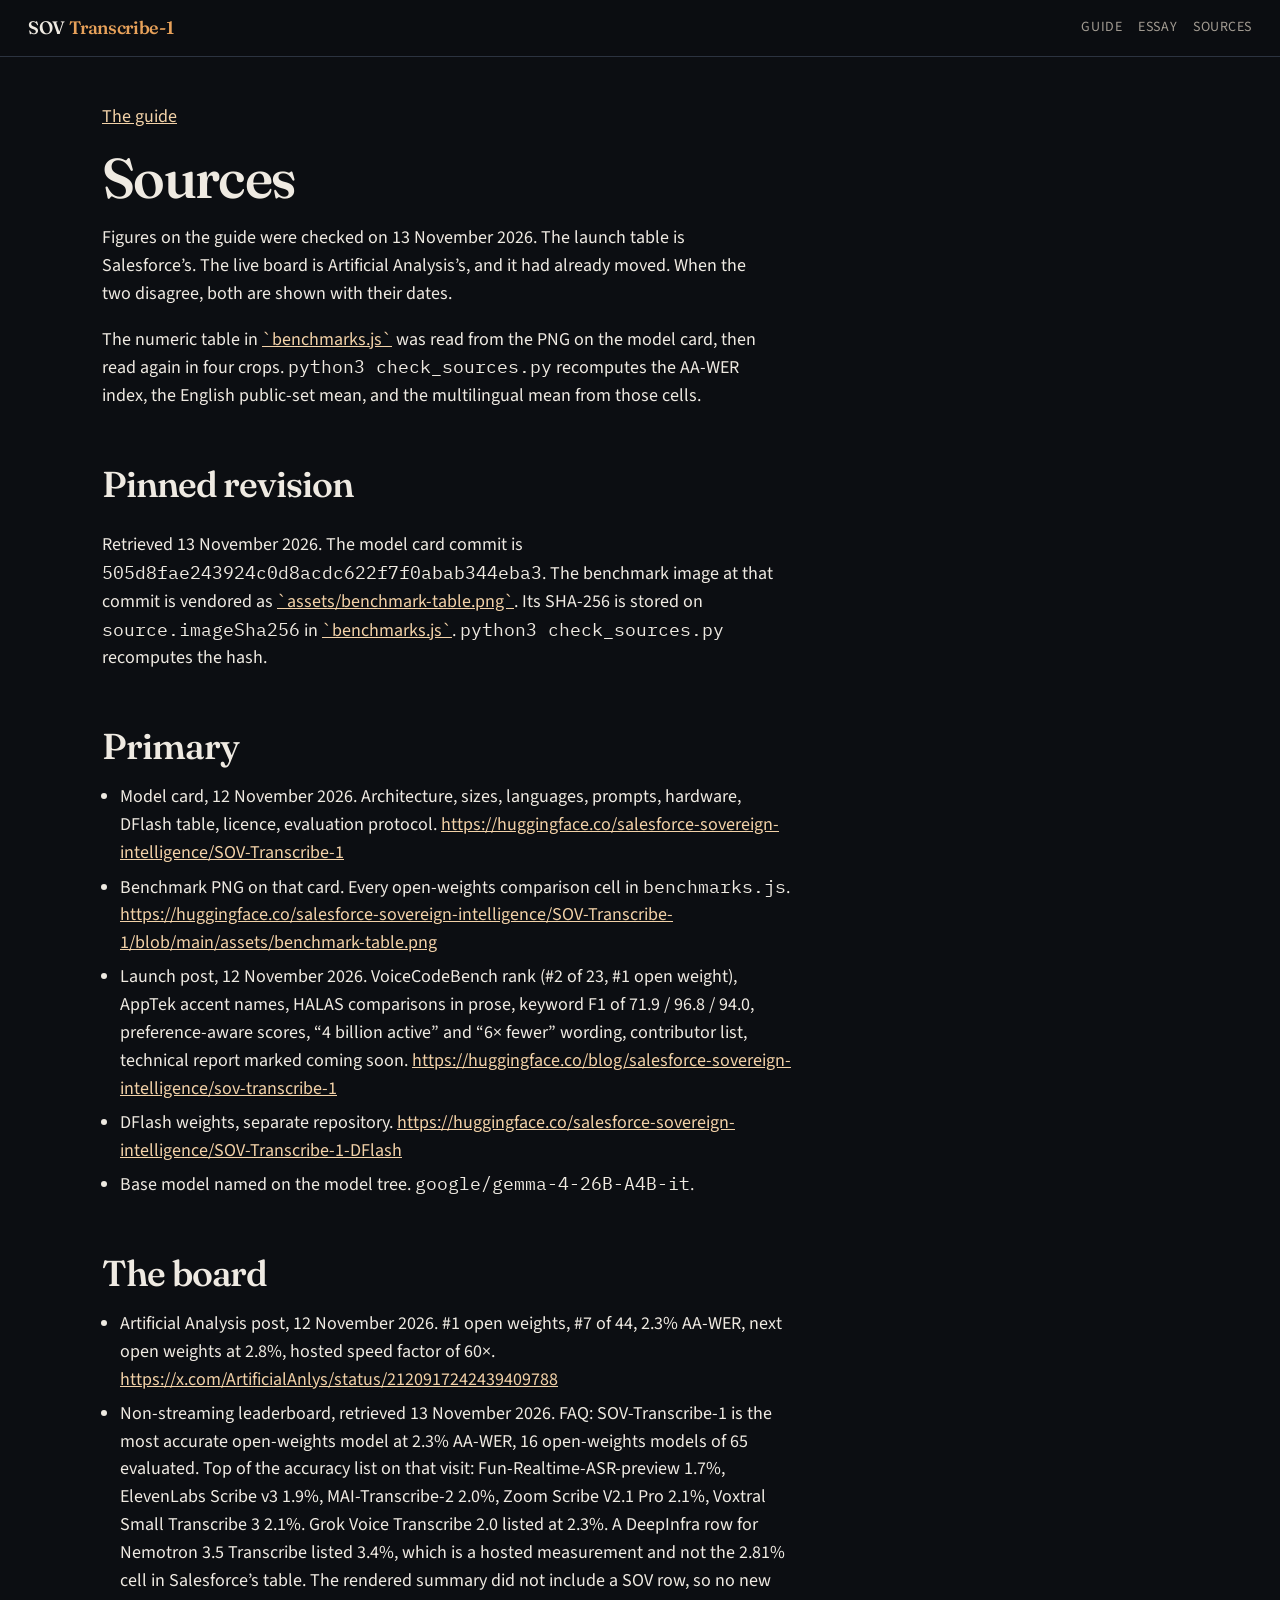
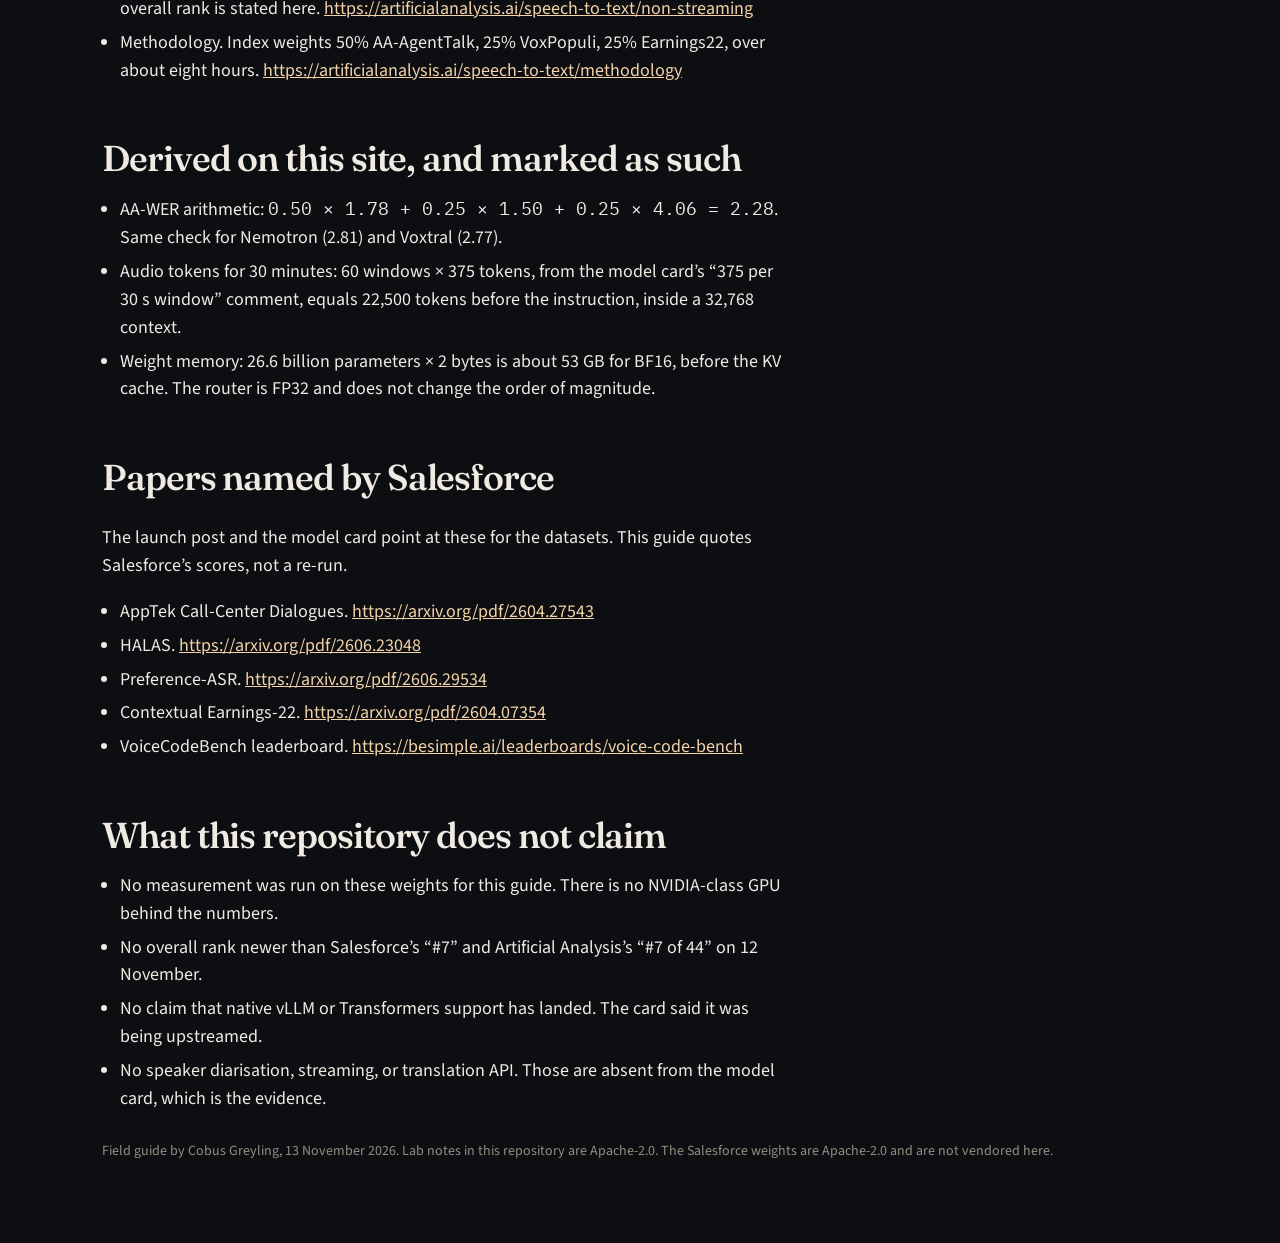
<file: sources.html>
<!DOCTYPE html>
<html lang="en">
<head>
  <meta charset="utf-8" />
  <meta name="viewport" content="width=device-width, initial-scale=1" />
  <title>Sources — SOV-Transcribe-1</title>
  <meta name="description" content="Figures on the guide were checked on 13 November 2026. The launch table is Salesforce’s. The live board is Artificial Analysis’s, and it had already moved. When the two disagree, both are shown with their dates." />
  <meta property="og:title" content="Sources" />
  <meta property="og:description" content="Figures on the guide were checked on 13 November 2026. The launch table is Salesforce’s. The live board is Artificial Analysis’s, and it had already moved. When the two disagree, both are shown with their dates." />
  <meta property="og:type" content="article" />
  <meta property="og:image" content="https://cobusgreyling.github.io/sov-transcribe-1/assets/og.png" />
  <meta property="og:image:width" content="1200" />
  <meta property="og:image:height" content="630" />
  <link rel="icon" href="assets/favicon.svg" type="image/svg+xml" />
  <link rel="preconnect" href="https://fonts.googleapis.com" />
  <link rel="preconnect" href="https://fonts.gstatic.com" crossorigin />
  <link href="https://fonts.googleapis.com/css2?family=Fraunces:opsz,wght@9..144,500;9..144,560&family=IBM+Plex+Mono:wght@400;500&family=Source+Sans+3:wght@400;600&display=swap" rel="stylesheet" />
  <link rel="stylesheet" href="styles.css" />
</head>
<body>
  <!-- Generated from SOURCES.md by build_pages.py. Edit the Markdown, then rerun it. -->
  <nav class="nav">
    <a class="brand" href="index.html">SOV <span>Transcribe-1</span></a>
    <div class="nav-links">
      <a href="index.html">Guide</a>
      <a href="essay.html">Essay</a>
      <a href="sources.html">Sources</a>
    </div>
  </nav>
  <main class="wrap prose">
    <p class="sub"><a href="index.html">The guide</a></p>
<h1>Sources</h1>
<p>Figures on the guide were checked on 13 November 2026. The launch table is Salesforce’s. The live board is Artificial Analysis’s, and it had already moved. When the two disagree, both are shown with their dates.</p>
<p>The numeric table in <a href="benchmarks.js">`benchmarks.js`</a> was read from the PNG on the model card, then read again in four crops. <code>python3 check_sources.py</code> recomputes the AA-WER index, the English public-set mean, and the multilingual mean from those cells.</p>
<h2>Pinned revision</h2>
<p>Retrieved 13 November 2026. The model card commit is <code>505d8fae243924c0d8acdc622f7f0abab344eba3</code>. The benchmark image at that commit is vendored as <a href="assets/benchmark-table.png">`assets/benchmark-table.png`</a>. Its SHA-256 is stored on <code>source.imageSha256</code> in <a href="benchmarks.js">`benchmarks.js`</a>. <code>python3 check_sources.py</code> recomputes the hash.</p>
<h2>Primary</h2>
<ul>
<li>Model card, 12 November 2026. Architecture, sizes, languages, prompts, hardware, DFlash table, licence, evaluation protocol. <a href="https://huggingface.co/salesforce-sovereign-intelligence/SOV-Transcribe-1">https://huggingface.co/salesforce-sovereign-intelligence/SOV-Transcribe-1</a></li>
<li>Benchmark PNG on that card. Every open-weights comparison cell in <code>benchmarks.js</code>. <a href="https://huggingface.co/salesforce-sovereign-intelligence/SOV-Transcribe-1/blob/main/assets/benchmark-table.png">https://huggingface.co/salesforce-sovereign-intelligence/SOV-Transcribe-1/blob/main/assets/benchmark-table.png</a></li>
<li>Launch post, 12 November 2026. VoiceCodeBench rank (#2 of 23, #1 open weight), AppTek accent names, HALAS comparisons in prose, keyword F1 of 71.9 / 96.8 / 94.0, preference-aware scores, “4 billion active” and “6× fewer” wording, contributor list, technical report marked coming soon. <a href="https://huggingface.co/blog/salesforce-sovereign-intelligence/sov-transcribe-1">https://huggingface.co/blog/salesforce-sovereign-intelligence/sov-transcribe-1</a></li>
<li>DFlash weights, separate repository. <a href="https://huggingface.co/salesforce-sovereign-intelligence/SOV-Transcribe-1-DFlash">https://huggingface.co/salesforce-sovereign-intelligence/SOV-Transcribe-1-DFlash</a></li>
<li>Base model named on the model tree. <code>google/gemma-4-26B-A4B-it</code>.</li>
</ul>
<h2>The board</h2>
<ul>
<li>Artificial Analysis post, 12 November 2026. #1 open weights, #7 of 44, 2.3% AA-WER, next open weights at 2.8%, hosted speed factor of 60×. <a href="https://x.com/ArtificialAnlys/status/2120917242439409788">https://x.com/ArtificialAnlys/status/2120917242439409788</a></li>
<li>Non-streaming leaderboard, retrieved 13 November 2026. FAQ: SOV-Transcribe-1 is the most accurate open-weights model at 2.3% AA-WER, 16 open-weights models of 65 evaluated. Top of the accuracy list on that visit: Fun-Realtime-ASR-preview 1.7%, ElevenLabs Scribe v3 1.9%, MAI-Transcribe-2 2.0%, Zoom Scribe V2.1 Pro 2.1%, Voxtral Small Transcribe 3 2.1%. Grok Voice Transcribe 2.0 listed at 2.3%. A DeepInfra row for Nemotron 3.5 Transcribe listed 3.4%, which is a hosted measurement and not the 2.81% cell in Salesforce’s table. The rendered summary did not include a SOV row, so no new overall rank is stated here. <a href="https://artificialanalysis.ai/speech-to-text/non-streaming">https://artificialanalysis.ai/speech-to-text/non-streaming</a></li>
<li>Methodology. Index weights 50% AA-AgentTalk, 25% VoxPopuli, 25% Earnings22, over about eight hours. <a href="https://artificialanalysis.ai/speech-to-text/methodology">https://artificialanalysis.ai/speech-to-text/methodology</a></li>
</ul>
<h2>Derived on this site, and marked as such</h2>
<ul>
<li>AA-WER arithmetic: <code>0.50 × 1.78 + 0.25 × 1.50 + 0.25 × 4.06 = 2.28</code>. Same check for Nemotron (2.81) and Voxtral (2.77).</li>
<li>Audio tokens for 30 minutes: 60 windows × 375 tokens, from the model card’s “375 per 30 s window” comment, equals 22,500 tokens before the instruction, inside a 32,768 context.</li>
<li>Weight memory: 26.6 billion parameters × 2 bytes is about 53 GB for BF16, before the KV cache. The router is FP32 and does not change the order of magnitude.</li>
</ul>
<h2>Papers named by Salesforce</h2>
<p>The launch post and the model card point at these for the datasets. This guide quotes Salesforce’s scores, not a re-run.</p>
<ul>
<li>AppTek Call-Center Dialogues. <a href="https://arxiv.org/pdf/2604.27543">https://arxiv.org/pdf/2604.27543</a></li>
<li>HALAS. <a href="https://arxiv.org/pdf/2606.23048">https://arxiv.org/pdf/2606.23048</a></li>
<li>Preference-ASR. <a href="https://arxiv.org/pdf/2606.29534">https://arxiv.org/pdf/2606.29534</a></li>
<li>Contextual Earnings-22. <a href="https://arxiv.org/pdf/2604.07354">https://arxiv.org/pdf/2604.07354</a></li>
<li>VoiceCodeBench leaderboard. <a href="https://besimple.ai/leaderboards/voice-code-bench">https://besimple.ai/leaderboards/voice-code-bench</a></li>
</ul>
<h2>What this repository does not claim</h2>
<ul>
<li>No measurement was run on these weights for this guide. There is no NVIDIA-class GPU behind the numbers.</li>
<li>No overall rank newer than Salesforce’s “#7” and Artificial Analysis’s “#7 of 44” on 12 November.</li>
<li>No claim that native vLLM or Transformers support has landed. The card said it was being upstreamed.</li>
<li>No speaker diarisation, streaming, or translation API. Those are absent from the model card, which is the evidence.</li>
</ul>
    <footer>
      Field guide by Cobus Greyling, 13 November 2026. Lab notes in this repository are Apache-2.0. The Salesforce weights are Apache-2.0 and are not vendored here.
    </footer>
  </main>
</body>
</html>
</file>
<file: styles.css>
:root {
  --bg: #0c0e12;
  --bg-2: #151920;
  --bg-3: #1c212b;
  --line: #2c3340;
  --ink: #efeae2;
  --muted: #a39c92;
  --faint: #948c82;
  --accent: #e7a15a;
  --accent-2: #f3d2a8;
  --good: #9dccb0;
  --warn: #e08b74;
  --sov: #e7a15a;
  --serif: "Fraunces", "Iowan Old Style", Georgia, serif;
  --sans: "Source Sans 3", "Avenir Next", "Segoe UI", sans-serif;
  --mono: "IBM Plex Mono", ui-monospace, monospace;
  --max: 1120px;
}

* { box-sizing: border-box; }
html { scroll-behavior: smooth; }
body {
  margin: 0;
  background:
    radial-gradient(1200px 500px at 80% -10%, rgba(231, 161, 90, 0.14), transparent 55%),
    var(--bg);
  color: var(--ink);
  font-family: var(--sans);
  font-size: 18px;
  line-height: 1.55;
}
a { color: var(--accent-2); }
a:hover { color: white; }
img { max-width: 100%; }

.nav {
  position: sticky;
  top: 0;
  z-index: 5;
  display: flex;
  justify-content: space-between;
  gap: 16px;
  align-items: center;
  padding: 14px 28px;
  background: rgba(12, 14, 18, 0.9);
  border-bottom: 1px solid var(--line);
  backdrop-filter: blur(10px);
}
.brand {
  color: var(--ink);
  text-decoration: none;
  font-family: var(--serif);
  font-weight: 560;
  letter-spacing: -0.02em;
}
.brand span { color: var(--accent); }
.nav-links { display: flex; flex-wrap: wrap; gap: 16px; }
.nav-links a {
  color: var(--muted);
  text-decoration: none;
  font-size: 14px;
  letter-spacing: 0.04em;
  text-transform: uppercase;
}
.nav-links a:hover { color: var(--ink); }

.wrap {
  max-width: var(--max);
  margin: 0 auto;
  padding: 28px 22px 80px;
  overflow-x: clip;
}
.panel, .stat, .stage, .job { min-width: 0; }

.eyebrow {
  margin: 0 0 10px;
  color: var(--accent);
  font-family: var(--mono);
  font-size: 12px;
  letter-spacing: 0.16em;
  text-transform: uppercase;
}
h1, h2, h3 { font-family: var(--serif); font-weight: 560; letter-spacing: -0.03em; }
h1 { font-size: clamp(40px, 6vw, 68px); line-height: 1.02; margin: 0 0 16px; }
h2 { font-size: clamp(28px, 3vw, 36px); margin: 0 0 8px; }
h3 { font-size: 22px; margin: 0 0 8px; }
.lede { font-size: 21px; max-width: 42rem; color: #f6f1ea; }
.sub { color: var(--muted); max-width: 44rem; }
.note { color: var(--faint); font-size: 14px; }

.hero { padding: 28px 0 10px; }

.stats {
  display: grid;
  grid-template-columns: repeat(4, 1fr);
  gap: 12px;
  margin: 28px 0;
}
.stat {
  background: var(--bg-2);
  border: 1px solid var(--line);
  border-radius: 14px;
  padding: 16px 16px 14px;
}
.stat b {
  display: block;
  font-family: var(--serif);
  font-size: 32px;
  font-weight: 560;
  letter-spacing: -0.03em;
  color: var(--accent-2);
}
.stat span { color: var(--muted); font-size: 14px; }

.panel, .hero {
  scroll-margin-top: 76px;
}
.panel {
  background: var(--bg-2);
  border: 1px solid var(--line);
  border-radius: 18px;
  padding: 22px 22px 18px;
  margin: 14px 0;
}
.grid-2, .grid-3 {
  display: grid;
  gap: 14px;
}
.grid-2 { grid-template-columns: 1fr 1fr; }
.grid-3 { grid-template-columns: 1.2fr 1fr 1fr; }

.arch {
  display: grid;
  grid-template-columns: 1fr auto 1fr auto 1fr;
  gap: 8px;
  align-items: stretch;
  margin-top: 16px;
}
.stage {
  background: var(--bg-3);
  border-radius: 14px;
  padding: 14px;
  border: 1px solid var(--line);
}
.stage .k {
  font-family: var(--mono);
  font-size: 11px;
  letter-spacing: 0.12em;
  text-transform: uppercase;
  color: var(--accent);
}
.arrow {
  align-self: center;
  color: var(--faint);
  font-family: var(--serif);
  font-size: 28px;
}

.weight {
  display: flex;
  height: 28px;
  border-radius: 999px;
  overflow: hidden;
  margin: 14px 0 8px;
  border: 1px solid var(--line);
}
.weight i { display: block; height: 100%; }
.weight i:nth-child(1) { width: 50%; background: #e7a15a; }
.weight i:nth-child(2) { width: 25%; background: #d8c3a5; }
.weight i:nth-child(3) { width: 25%; background: #8ea4b8; }
.chips { display: flex; flex-wrap: wrap; gap: 8px; }
.chip {
  font-family: var(--mono);
  font-size: 12px;
  color: var(--ink);
  background: var(--bg-3);
  border: 1px solid var(--line);
  border-radius: 999px;
  padding: 4px 10px;
}
.math {
  font-family: var(--mono);
  font-size: 14px;
  background: #10141a;
  border-radius: 10px;
  padding: 12px 14px;
  color: var(--accent-2);
}

.toolbar {
  display: flex;
  flex-wrap: wrap;
  gap: 8px;
  margin: 14px 0;
}
.toolbar button, .copy, select {
  font: inherit;
  font-size: 14px;
  color: var(--ink);
  background: var(--bg-3);
  border: 1px solid var(--line);
  border-radius: 999px;
  padding: 7px 12px;
  cursor: pointer;
}
ul { margin: 8px 0 0; padding-left: 18px; }
li { margin: 6px 0; }
.toolbar button[aria-pressed="true"], .prompt-tab[aria-selected="true"] {
  background: var(--accent);
  color: #1a1208;
  border-color: var(--accent);
}

.table-wrap { overflow-x: auto; margin-top: 8px; max-width: 100%; }
table { width: 100%; border-collapse: collapse; font-size: 14.5px; }
th, td { text-align: right; padding: 8px 10px; border-bottom: 1px solid var(--line); white-space: nowrap; }
th:first-child, td:first-child { text-align: left; color: var(--muted); }
th { color: var(--faint); font-weight: 600; font-size: 12px; letter-spacing: 0.04em; text-transform: uppercase; }
td.best { font-weight: 700; }
td.best:not(.sov) { color: var(--good); }
td.sov { color: var(--accent-2); }
td .mark {
  margin-left: 6px;
  font-family: var(--mono);
  font-size: 10px;
  font-weight: 500;
  letter-spacing: 0.08em;
  text-transform: uppercase;
  color: var(--good);
}
td:first-child { white-space: normal; }
tr.group td {
  text-align: left;
  color: var(--ink);
  font-family: var(--serif);
  font-size: 16px;
  padding-top: 16px;
  border-bottom-color: transparent;
}

.bars { display: grid; gap: 8px; margin-top: 8px; }
.bar-row { display: grid; grid-template-columns: 168px 1fr 64px; gap: 8px; align-items: center; }
.bar-row span { font-size: 14px; color: var(--muted); }
.track { height: 10px; background: #10141a; border-radius: 999px; overflow: hidden; }
.fill { height: 100%; background: #6f7c8d; border-radius: 999px; }
.fill.sov { background: var(--accent); }
.bar-row b { font-family: var(--mono); font-size: 13px; font-weight: 500; text-align: right; }

.jobs { display: grid; grid-template-columns: 1fr 1fr; gap: 12px; }
.job { background: var(--bg-3); border-radius: 14px; padding: 14px 16px; border: 1px solid var(--line); }
.job .num {
  font-family: var(--serif);
  font-size: 28px;
  color: var(--accent-2);
}
.prompt-box {
  font-family: var(--mono);
  font-size: 14.5px;
  line-height: 1.5;
  background: #10141a;
  border-radius: 12px;
  padding: 14px;
  min-height: 4.6em;
}
.row-actions { display: flex; gap: 8px; align-items: center; margin-top: 10px; }

fieldset.fit {
  border: 0;
  margin: 0 0 12px;
  padding: 0;
  display: grid;
  gap: 8px;
}
legend {
  font-family: var(--mono);
  font-size: 11px;
  letter-spacing: 0.12em;
  text-transform: uppercase;
  color: var(--accent);
  margin-bottom: 6px;
}
select { max-width: 100%; }
.fit label {
  display: flex;
  gap: 10px;
  align-items: flex-start;
  background: var(--bg-3);
  border: 1px solid var(--line);
  border-radius: 12px;
  padding: 10px 12px;
}
.verdict {
  margin-top: 12px;
  padding: 12px 14px;
  border-radius: 12px;
  background: #10141a;
}
.verdict p { margin: 0 0 8px; }
.verdict p:last-child { margin-bottom: 0; }
.verdict.yes { box-shadow: inset 3px 0 0 var(--good); }
.verdict.mix { box-shadow: inset 3px 0 0 var(--accent); }
.verdict.no { box-shadow: inset 3px 0 0 var(--warn); }
.prose h1 { font-size: clamp(36px, 5vw, 56px); }
.prose h2 { margin-top: 1.3em; }
.prose p, .prose li { max-width: 42rem; }

pre, code { font-family: var(--mono); }
code { word-break: break-word; }
pre {
  background: #10141a;
  border-radius: 12px;
  padding: 14px;
  overflow-x: auto;
  max-width: 100%;
  font-size: 13.5px;
  line-height: 1.45;
}
.langs { display: flex; flex-wrap: wrap; gap: 8px; margin-top: 8px; }
.langs span {
  background: var(--bg-3);
  border: 1px solid var(--line);
  border-radius: 999px;
  padding: 6px 12px;
}

footer {
  margin-top: 28px;
  color: var(--faint);
  font-size: 14px;
}
footer a { color: var(--muted); }

@media (max-width: 860px) {
  .stats, .grid-2, .grid-3, .jobs, .arch { grid-template-columns: 1fr; }
  .arrow { transform: rotate(90deg); justify-self: center; }
  .bar-row { grid-template-columns: 1fr; }
  .nav {
    flex-direction: column;
    align-items: flex-start;
    padding: 12px 16px;
    gap: 8px;
  }
  .nav-links { gap: 8px 14px; }
  .eyebrow { letter-spacing: 0.06em; font-size: 11px; }
  .wrap { padding: 18px 16px 64px; }
  body { font-size: 17px; }
  pre { font-size: 12.5px; }
}
</file>
